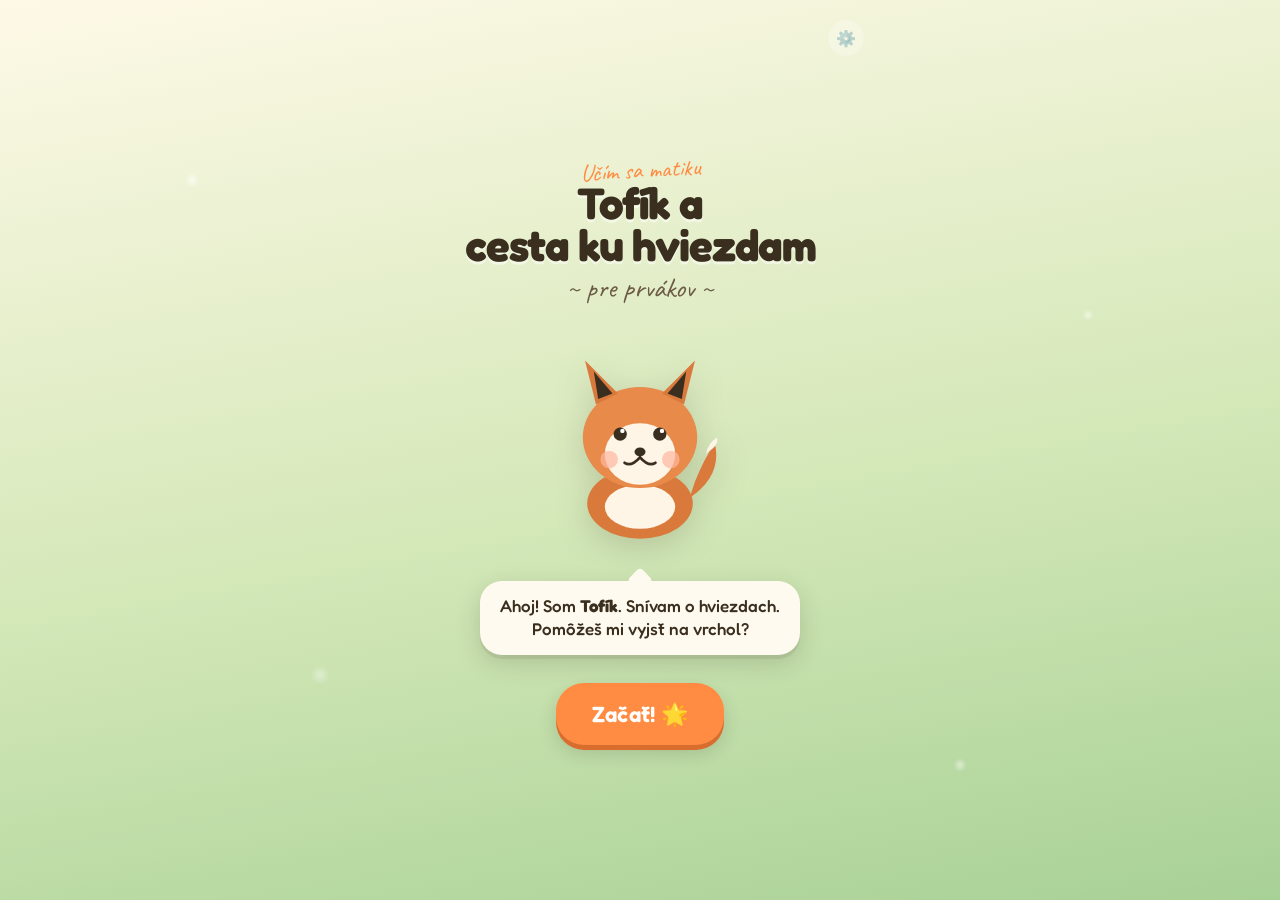
<file: tofik-matematika.html>
<!DOCTYPE html>
<html lang="sk">
<head>
<meta charset="UTF-8">
<meta name="viewport" content="width=device-width, initial-scale=1.0, maximum-scale=1.0, user-scalable=no, viewport-fit=cover">
<title>Tofík a cesta ku hviezdam</title>
<meta name="theme-color" content="#ff8c42">
<meta name="apple-mobile-web-app-capable" content="yes">
<meta name="apple-mobile-web-app-status-bar-style" content="default">
<meta name="apple-mobile-web-app-title" content="Tofík">
<meta name="mobile-web-app-capable" content="yes">
<link rel="manifest" href="manifest.json">
<link rel="apple-touch-icon" href="icon.svg">
<link rel="icon" type="image/svg+xml" href="icon.svg">
<link rel="preconnect" href="https://fonts.googleapis.com">
<link rel="preconnect" href="https://fonts.gstatic.com" crossorigin>
<link href="https://fonts.googleapis.com/css2?family=Fredoka:wght@400;500;600;700&family=Caveat:wght@700&display=swap" rel="stylesheet">
<style>
  *, *::before, *::after { box-sizing: border-box; margin: 0; padding: 0; }

  :root {
    --c-bg-top: #fef9e7;
    --c-bg-mid: #d4e8b8;
    --c-bg-bot: #a8d196;
    --c-ink: #3a2e1f;
    --c-ink-soft: #6b5a45;
    --c-accent: #ff8c42;
    --c-accent-2: #f25c54;
    --c-green: #5ca85c;
    --c-green-dk: #3d7a3d;
    --c-yellow: #f2c94c;
    --c-blue: #5fb7d4;
    --c-cream: #fffaf0;
    --c-shadow: rgba(58, 46, 31, 0.18);
    --c-shadow-soft: rgba(58, 46, 31, 0.08);
  }

  html, body {
    height: 100%;
    overflow: hidden;
  }

  body {
    font-family: 'Fredoka', system-ui, -apple-system, sans-serif;
    background: linear-gradient(170deg, var(--c-bg-top) 0%, var(--c-bg-mid) 55%, var(--c-bg-bot) 100%);
    color: var(--c-ink);
    user-select: none;
    -webkit-tap-highlight-color: transparent;
    touch-action: manipulation;
    overscroll-behavior: none;
    position: fixed;
    inset: 0;
  }

  /* Decorative background dots */
  body::before {
    content: '';
    position: fixed;
    inset: 0;
    background-image:
      radial-gradient(circle at 15% 20%, rgba(255,255,255,0.6) 0, transparent 8px),
      radial-gradient(circle at 85% 35%, rgba(255,255,255,0.5) 0, transparent 6px),
      radial-gradient(circle at 25% 75%, rgba(255,255,255,0.4) 0, transparent 10px),
      radial-gradient(circle at 75% 85%, rgba(255,255,255,0.5) 0, transparent 7px);
    pointer-events: none;
    z-index: 0;
  }

  .app {
    position: relative;
    max-width: 480px;
    height: 100vh;
    height: 100dvh;
    margin: 0 auto;
    z-index: 1;
  }

  .screen {
    position: absolute;
    inset: 0;
    padding: max(20px, env(safe-area-inset-top)) 20px max(20px, env(safe-area-inset-bottom));
    display: flex;
    flex-direction: column;
    opacity: 0;
    pointer-events: none;
    transform: translateY(8px);
    transition: opacity 0.35s ease, transform 0.35s ease;
  }
  .screen.active {
    opacity: 1;
    pointer-events: auto;
    transform: translateY(0);
  }

  /* ========== WELCOME ========== */
  .welcome { align-items: center; justify-content: center; gap: 28px; }

  /* ========== DIFFICULTY ========== */
  .difficulty { align-items: center; justify-content: center; gap: 24px; }
  .diff-cards {
    display: grid;
    grid-template-columns: 1fr 1fr;
    gap: 16px;
    width: 100%;
    max-width: 380px;
  }
  .diff-card {
    background: var(--c-cream);
    border: none;
    border-radius: 28px;
    padding: 24px 12px 20px;
    cursor: pointer;
    font-family: inherit;
    box-shadow: 0 6px 0 #e0d8c5, 0 10px 24px var(--c-shadow);
    transition: transform 0.12s ease, box-shadow 0.12s ease;
    display: flex;
    flex-direction: column;
    align-items: center;
    gap: 6px;
    color: var(--c-ink);
  }
  .diff-card:active {
    transform: translateY(3px);
    box-shadow: 0 3px 0 #e0d8c5, 0 6px 14px var(--c-shadow);
  }
  .diff-card.do10 .diff-num { color: var(--c-green); }
  .diff-card.do20 .diff-num { color: var(--c-accent); }
  .diff-num {
    font-size: 64px;
    font-weight: 700;
    line-height: 1;
    letter-spacing: -2px;
  }
  .diff-label {
    font-size: 18px;
    font-weight: 600;
    margin-top: 4px;
  }
  .diff-sub {
    font-size: 13px;
    color: var(--c-ink-soft);
    text-align: center;
    line-height: 1.3;
  }

  /* ========== CHARACTER ========== */
  .character { gap: 18px; align-items: center; justify-content: flex-start; padding-top: 32px; }
  .pet-grid {
    display: grid;
    grid-template-columns: repeat(3, 1fr);
    gap: 12px;
    width: 100%;
    max-width: 340px;
  }
  .pet-card {
    aspect-ratio: 1;
    background: var(--c-cream);
    border: none;
    border-radius: 22px;
    cursor: pointer;
    font-family: inherit;
    font-size: 56px;
    box-shadow: 0 4px 0 #e0d8c5, 0 6px 14px var(--c-shadow);
    transition: transform 0.12s ease, border-color 0.2s ease;
    border: 4px solid transparent;
    display: flex;
    align-items: center;
    justify-content: center;
  }
  .pet-card:active { transform: translateY(2px); }
  .pet-card.selected {
    border-color: var(--c-accent);
    background: #fff5ea;
    transform: scale(1.05);
  }
  .pet-card .fox-mini { width: 80%; height: 80%; }

  .name-input-wrap {
    width: 100%;
    max-width: 340px;
    display: flex;
    flex-direction: column;
    gap: 6px;
    margin-top: 8px;
  }
  .name-input-wrap label {
    font-size: 16px;
    font-weight: 500;
    color: var(--c-ink-soft);
    padding-left: 8px;
  }
  .name-input-wrap input {
    font-family: inherit;
    font-size: 22px;
    font-weight: 600;
    padding: 14px 20px;
    border-radius: 20px;
    border: 3px solid transparent;
    background: var(--c-cream);
    color: var(--c-ink);
    outline: none;
    box-shadow: inset 0 2px 4px var(--c-shadow-soft);
    text-align: center;
    transition: border-color 0.2s ease;
  }
  .name-input-wrap input:focus {
    border-color: var(--c-accent);
  }

  .title-stack { text-align: center; }
  .title-stack .super {
    font-family: 'Caveat', cursive;
    font-size: 24px;
    color: var(--c-accent);
    transform: rotate(-3deg);
    display: inline-block;
    margin-bottom: -8px;
  }
  .title-stack h1 {
    font-size: 44px;
    font-weight: 700;
    line-height: 0.95;
    letter-spacing: -1px;
    text-shadow: 0 3px 0 rgba(255,255,255,0.5);
  }
  .title-stack .sub {
    font-family: 'Caveat', cursive;
    font-size: 28px;
    color: var(--c-ink-soft);
    margin-top: 4px;
  }

  .fox-stage {
    position: relative;
    width: 220px;
    height: 220px;
    animation: bob 3s ease-in-out infinite;
  }
  @keyframes bob {
    0%, 100% { transform: translateY(0) rotate(-2deg); }
    50% { transform: translateY(-10px) rotate(2deg); }
  }

  .fox {
    width: 100%;
    height: 100%;
    filter: drop-shadow(0 8px 16px var(--c-shadow));
  }

  .speech {
    background: var(--c-cream);
    border-radius: 22px;
    padding: 14px 20px;
    font-size: 17px;
    font-weight: 500;
    box-shadow: 0 4px 0 var(--c-shadow-soft), 0 8px 24px var(--c-shadow);
    max-width: 320px;
    text-align: center;
    position: relative;
    line-height: 1.35;
  }
  .speech::after {
    content: '';
    position: absolute;
    top: -10px;
    left: 50%;
    transform: translateX(-50%) rotate(45deg);
    width: 18px;
    height: 18px;
    background: var(--c-cream);
    border-radius: 4px;
  }

  /* Big buttons */
  .btn {
    border: none;
    background: var(--c-accent);
    color: white;
    font-family: inherit;
    font-weight: 600;
    font-size: 22px;
    padding: 18px 36px;
    border-radius: 28px;
    box-shadow: 0 5px 0 #d96d2e, 0 8px 18px var(--c-shadow);
    cursor: pointer;
    transition: transform 0.1s ease, box-shadow 0.1s ease;
    letter-spacing: 0.3px;
  }
  .btn:active {
    transform: translateY(3px);
    box-shadow: 0 2px 0 #d96d2e, 0 4px 10px var(--c-shadow);
  }
  .btn.secondary {
    background: var(--c-cream);
    color: var(--c-ink);
    box-shadow: 0 5px 0 #e0d8c5, 0 8px 18px var(--c-shadow);
  }
  .btn.secondary:active {
    box-shadow: 0 2px 0 #e0d8c5, 0 4px 10px var(--c-shadow);
  }
  .btn.green {
    background: var(--c-green);
    box-shadow: 0 5px 0 var(--c-green-dk), 0 8px 18px var(--c-shadow);
  }
  .btn.green:active {
    box-shadow: 0 2px 0 var(--c-green-dk), 0 4px 10px var(--c-shadow);
  }

  /* ========== MAP ========== */
  .map { padding-top: 24px; }
  .map-header {
    display: flex;
    align-items: center;
    justify-content: space-between;
    margin-bottom: 12px;
  }
  .map-title {
    font-size: 22px;
    font-weight: 600;
  }
  .stars-total {
    background: var(--c-cream);
    padding: 6px 14px;
    border-radius: 20px;
    font-weight: 600;
    font-size: 16px;
    box-shadow: 0 2px 0 var(--c-shadow-soft);
    display: flex;
    align-items: center;
    gap: 4px;
  }
  .map-canvas {
    flex: 1;
    position: relative;
    margin: 8px -10px 0;
  }
  .path-svg {
    position: absolute;
    inset: 0;
    width: 100%;
    height: 100%;
  }
  .node {
    position: absolute;
    transform: translate(-50%, -50%);
    width: 78px;
    height: 78px;
    border-radius: 50%;
    background: var(--c-cream);
    display: flex;
    align-items: center;
    justify-content: center;
    flex-direction: column;
    box-shadow: 0 5px 0 var(--c-shadow-soft), 0 8px 16px var(--c-shadow);
    cursor: pointer;
    transition: transform 0.15s ease;
    border: 4px solid white;
  }
  .node:active { transform: translate(-50%, -50%) scale(0.95); }
  .node.locked {
    filter: grayscale(0.7) opacity(0.55);
    cursor: not-allowed;
    pointer-events: none;
  }
  .node.current {
    animation: pulse 1.6s ease-in-out infinite;
    background: var(--c-yellow);
  }
  @keyframes pulse {
    0%, 100% { transform: translate(-50%, -50%) scale(1); box-shadow: 0 5px 0 var(--c-shadow-soft), 0 8px 16px var(--c-shadow), 0 0 0 0 rgba(242,201,76,0.6); }
    50% { transform: translate(-50%, -50%) scale(1.05); box-shadow: 0 5px 0 var(--c-shadow-soft), 0 8px 16px var(--c-shadow), 0 0 0 16px rgba(242,201,76,0); }
  }
  .node.done {
    background: var(--c-green);
    color: white;
  }
  .node-icon { font-size: 28px; line-height: 1; }
  .node-num {
    font-size: 14px;
    font-weight: 600;
    margin-top: 2px;
    color: var(--c-ink-soft);
  }
  .node.done .node-num, .node.current .node-num { color: var(--c-ink); }
  .node.done .node-num { color: white; }
  .node-stars {
    position: absolute;
    bottom: -8px;
    left: 50%;
    transform: translateX(-50%);
    background: white;
    padding: 2px 8px;
    border-radius: 12px;
    font-size: 11px;
    font-weight: 600;
    box-shadow: 0 2px 6px var(--c-shadow);
    white-space: nowrap;
  }

  /* ========== LEVEL ========== */
  .level { gap: 16px; }
  .level-header {
    display: flex;
    align-items: center;
    gap: 12px;
  }
  .icon-btn {
    width: 44px;
    height: 44px;
    border-radius: 50%;
    background: var(--c-cream);
    border: none;
    font-size: 20px;
    cursor: pointer;
    box-shadow: 0 3px 0 var(--c-shadow-soft);
  }
  .icon-btn:active { transform: translateY(2px); box-shadow: 0 1px 0 var(--c-shadow-soft); }
  .progress-bar {
    flex: 1;
    height: 14px;
    background: rgba(255,255,255,0.5);
    border-radius: 10px;
    overflow: hidden;
    box-shadow: inset 0 2px 4px var(--c-shadow-soft);
  }
  .progress-fill {
    height: 100%;
    background: linear-gradient(90deg, var(--c-yellow), var(--c-accent));
    border-radius: 10px;
    transition: width 0.4s ease;
  }

  .question-card {
    background: var(--c-cream);
    border-radius: 28px;
    padding: 24px 20px;
    box-shadow: 0 6px 0 var(--c-shadow-soft), 0 12px 28px var(--c-shadow);
    text-align: center;
  }
  .question-prompt {
    font-size: 19px;
    font-weight: 500;
    color: var(--c-ink-soft);
    margin-bottom: 16px;
  }
  .question-visual {
    min-height: 110px;
    display: flex;
    align-items: center;
    justify-content: center;
    flex-wrap: wrap;
    gap: 8px;
    padding: 8px;
    font-size: 38px;
  }
  .visual-item {
    display: inline-block;
    animation: pop 0.4s cubic-bezier(0.34, 1.56, 0.64, 1) both;
  }
  @keyframes pop {
    0% { transform: scale(0); opacity: 0; }
    100% { transform: scale(1); opacity: 1; }
  }
  .visual-item.highlight {
    animation: pulse-hl 0.6s ease-in-out infinite;
  }
  @keyframes pulse-hl {
    0%, 100% { transform: scale(1); }
    50% { transform: scale(1.15); }
  }

  .equation {
    font-size: 52px;
    font-weight: 700;
    letter-spacing: 2px;
    color: var(--c-ink);
    margin: 12px 0 8px;
    line-height: 1;
  }
  .equation .op { color: var(--c-accent); margin: 0 4px; }
  .equation .blank {
    display: inline-block;
    min-width: 56px;
    border-bottom: 6px solid var(--c-accent);
    margin: 0 4px;
  }

  /* Animation: answer stamps into the blank when correct */
  .equation .blank.filled,
  .seq-cell.blank.filled,
  .rozklad-part.unknown .part-num.filled,
  .basket-label.hidden-q.filled {
    animation: answer-stamp 0.5s cubic-bezier(0.34, 1.56, 0.64, 1) both;
    color: var(--c-green-dk) !important;
    border-bottom-color: var(--c-green) !important;
  }
  .rozklad-part.unknown.filled-host {
    border-color: var(--c-green) !important;
    background: rgba(92,168,92,0.18) !important;
    animation: none;
  }
  .seq-cell.blank.filled {
    border-color: var(--c-green) !important;
    background: rgba(92,168,92,0.18);
  }
  .basket-label.hidden-q.filled {
    background: var(--c-green) !important;
    color: white !important;
  }
  @keyframes answer-stamp {
    0%   { transform: scale(2.4) rotate(-10deg); opacity: 0; }
    55%  { transform: scale(0.88) rotate(3deg); opacity: 1; }
    100% { transform: scale(1) rotate(0); opacity: 1; }
  }

  .compare-groups {
    display: grid;
    grid-template-columns: 1fr 1fr;
    gap: 12px;
    width: 100%;
  }
  .compare-group {
    border-radius: 18px;
    padding: 14px 8px;
    background: rgba(95,183,212,0.12);
    display: flex;
    align-items: center;
    justify-content: center;
    flex-wrap: wrap;
    gap: 4px;
    min-height: 90px;
    font-size: 26px;
    cursor: pointer;
    border: 3px solid transparent;
    transition: all 0.15s ease;
  }
  .compare-group:active { transform: scale(0.97); }
  .compare-group.right { background: rgba(255,140,66,0.12); }
  .compare-group.correct { border-color: var(--c-green); background: rgba(92,168,92,0.2); }
  .compare-group.wrong { border-color: var(--c-accent-2); background: rgba(242,92,84,0.15); animation: shake 0.4s; }

  .sequence-row {
    display: flex;
    align-items: center;
    justify-content: center;
    gap: 8px;
    flex-wrap: wrap;
    font-size: 36px;
    font-weight: 700;
  }
  .seq-cell {
    min-width: 52px;
    height: 64px;
    border-radius: 14px;
    background: rgba(95,183,212,0.15);
    display: flex;
    align-items: center;
    justify-content: center;
  }
  .seq-cell.blank {
    background: var(--c-yellow);
    color: var(--c-ink);
    border: 3px dashed var(--c-accent);
    animation: pulse-soft 1.5s ease-in-out infinite;
  }
  @keyframes pulse-soft {
    0%, 100% { transform: scale(1); }
    50% { transform: scale(1.06); }
  }

  /* Rozklad tree (number decomposition) */
  .rozklad-tree {
    display: flex;
    flex-direction: column;
    align-items: center;
    gap: 2px;
    padding: 4px 0;
  }
  .rozklad-top {
    width: 64px;
    height: 64px;
    border-radius: 50%;
    background: var(--c-yellow);
    display: flex;
    align-items: center;
    justify-content: center;
    font-size: 32px;
    font-weight: 700;
    color: var(--c-ink);
    box-shadow: 0 4px 0 var(--c-shadow-soft), 0 6px 14px var(--c-shadow);
    border: 4px solid white;
  }
  .rozklad-lines {
    width: 180px;
    height: 26px;
  }
  .rozklad-branches {
    display: flex;
    gap: 24px;
  }
  .rozklad-part {
    display: flex;
    flex-direction: column;
    align-items: center;
    gap: 4px;
    background: rgba(95,183,212,0.18);
    border-radius: 16px;
    padding: 8px 14px;
    min-width: 78px;
    border: 3px solid transparent;
  }
  .rozklad-part.unknown {
    background: rgba(255,140,66,0.18);
    border-color: var(--c-accent);
    border-style: dashed;
    animation: pulse-soft 1.5s ease-in-out infinite;
  }
  .part-num {
    font-size: 26px;
    font-weight: 700;
    line-height: 1;
    color: var(--c-ink);
  }
  .part-dots {
    font-size: 16px;
    line-height: 1.1;
    text-align: center;
    max-width: 90px;
  }

  /* Add/Sub 20 hint dots */
  .big-num-hint {
    display: flex;
    flex-wrap: wrap;
    justify-content: center;
    align-items: center;
    gap: 4px;
    margin-top: 10px;
    font-size: 17px;
    max-width: 100%;
    line-height: 1.3;
  }
  .big-num-hint .dot-group {
    display: inline-flex;
    flex-wrap: wrap;
    justify-content: center;
    padding: 3px 6px;
    background: rgba(255,255,255,0.55);
    border-radius: 10px;
    max-width: 130px;
  }
  .big-num-hint .dot-sep {
    font-weight: 700;
    font-size: 22px;
    color: var(--c-accent);
    margin: 0 6px;
  }
  .big-num-hint .dot-faded {
    opacity: 0.28;
    text-decoration: line-through;
    text-decoration-color: var(--c-accent-2);
    text-decoration-thickness: 2.5px;
  }

  /* ========== SCALE (tilt balance) ========== */
  .scale-wrap {
    width: 100%;
    max-width: 360px;
    margin: 0 auto;
  }
  .scale-instruction {
    font-size: 17px;
    font-weight: 500;
    color: var(--c-ink-soft);
    text-align: center;
    margin-bottom: 4px;
    min-height: 24px;
  }
  .scale-instruction.success { color: var(--c-green); font-weight: 600; }
  .scale-stage {
    position: relative;
    height: 220px;
    margin: 0 auto;
  }
  .scale-beam-wrap {
    position: absolute;
    inset: 0;
    transition: transform 0.15s ease-out;
    transform-origin: 50% 38%;
  }
  .scale-beam {
    position: absolute;
    left: 8%;
    right: 8%;
    top: 38%;
    height: 8px;
    background: #6b5a45;
    border-radius: 4px;
    box-shadow: 0 2px 0 var(--c-shadow);
  }
  .scale-stand {
    position: absolute;
    left: 50%;
    top: 38%;
    transform: translateX(-50%);
    width: 16px;
    height: 110px;
    background: linear-gradient(to right, #6b5a45 0%, #4a3e2c 50%, #6b5a45 100%);
    border-radius: 4px 4px 0 0;
  }
  .scale-base {
    position: absolute;
    left: 50%;
    bottom: 8%;
    transform: translateX(-50%);
    width: 80%;
    height: 14px;
    background: #4a3e2c;
    border-radius: 8px;
    box-shadow: 0 4px 0 var(--c-shadow);
  }
  .scale-pivot {
    position: absolute;
    left: 50%;
    top: 38%;
    transform: translate(-50%, -50%);
    width: 0;
    height: 0;
    border-left: 14px solid transparent;
    border-right: 14px solid transparent;
    border-bottom: 18px solid #4a3e2c;
  }
  .scale-pan {
    position: absolute;
    top: calc(38% + 14px);
    width: 100px;
    height: 60px;
    background: linear-gradient(to bottom, #d4b896 0%, #a88a5c 100%);
    border-radius: 0 0 50px 50px / 0 0 30px 30px;
    border-top: 4px solid #c4a574;
    display: flex;
    flex-wrap: wrap;
    align-items: flex-start;
    justify-content: center;
    padding: 6px 4px;
    gap: 2px;
    box-shadow: 0 4px 8px var(--c-shadow-soft);
  }
  .scale-pan.left  { left: 4%; transform: translateY(0); }
  .scale-pan.right { right: 4%; transform: translateY(0); }
  .scale-pan .item {
    font-size: 18px;
    line-height: 1;
  }
  .scale-pan .count-badge {
    position: absolute;
    bottom: -22px;
    left: 50%;
    transform: translateX(-50%);
    background: white;
    border-radius: 12px;
    padding: 2px 10px;
    font-weight: 700;
    font-size: 16px;
    color: var(--c-ink);
    box-shadow: 0 2px 4px var(--c-shadow);
  }
  .scale-pan-rope {
    position: absolute;
    left: 50%;
    top: -14px;
    transform: translateX(-50%);
    width: 2px;
    height: 14px;
    background: #6b5a45;
  }
  .scale-arrow {
    position: absolute;
    top: 8px;
    font-size: 28px;
    opacity: 0;
    transition: opacity 0.3s ease;
    pointer-events: none;
    animation: arrow-bounce 1.2s ease-in-out infinite;
  }
  .scale-arrow.show { opacity: 0.9; }
  .scale-arrow.left  { left: 24px; }
  .scale-arrow.right { right: 24px; }
  @keyframes arrow-bounce {
    0%, 100% { transform: translateX(0); }
    50% { transform: translateX(8px); }
  }
  .scale-arrow.left { animation-direction: reverse; }

  .scale-progress {
    height: 8px;
    background: rgba(255,255,255,0.6);
    border-radius: 6px;
    overflow: hidden;
    margin-top: 8px;
  }
  .scale-progress-fill {
    height: 100%;
    width: 0%;
    background: var(--c-green);
    border-radius: 6px;
    transition: width 0.1s linear;
  }

  /* Manual fallback buttons for scale (no sensors) */
  .scale-fallback {
    display: flex;
    justify-content: center;
    gap: 12px;
    margin-top: 16px;
  }
  .scale-fallback button {
    background: var(--c-cream);
    border: none;
    border-radius: 20px;
    padding: 14px 22px;
    font-family: inherit;
    font-size: 28px;
    font-weight: 700;
    cursor: pointer;
    box-shadow: 0 4px 0 #e0d8c5, 0 6px 14px var(--c-shadow);
  }
  .scale-fallback button:active {
    transform: translateY(2px);
    box-shadow: 0 2px 0 #e0d8c5, 0 3px 8px var(--c-shadow);
  }

  /* ========== BEAN SCATTER ========== */
  .bean-wrap {
    width: 100%;
    max-width: 360px;
    margin: 0 auto;
  }
  .bean-instruction {
    font-size: 17px;
    font-weight: 500;
    color: var(--c-ink-soft);
    text-align: center;
    margin-bottom: 6px;
    min-height: 24px;
  }
  .bean-stage {
    position: relative;
    height: 240px;
    background: linear-gradient(to bottom, rgba(255,255,255,0.3), rgba(212,232,184,0.2));
    border-radius: 18px;
    overflow: hidden;
    border: 2px dashed rgba(107,90,69,0.3);
  }
  .bean {
    position: absolute;
    width: 26px;
    height: 26px;
    border-radius: 50%;
    background: radial-gradient(circle at 35% 30%, #c8956a 0%, #8b5a2b 80%);
    box-shadow: 0 2px 3px rgba(0,0,0,0.25), inset 0 -3px 4px rgba(0,0,0,0.2);
    transform: translate(-50%, -50%);
    transition: none;
    will-change: transform;
  }
  .basket {
    position: absolute;
    bottom: 0;
    width: 45%;
    height: 70px;
    background: linear-gradient(to bottom, #d4a574 0%, #8b6a3a 100%);
    border-top: 4px solid #c4945c;
    border-radius: 0 0 16px 16px;
    overflow: hidden;
  }
  .basket.left  { left: 2%;  border-right: 3px solid rgba(0,0,0,0.15); }
  .basket.right { right: 2%; border-left: 3px solid rgba(0,0,0,0.15); }
  .basket-floor {
    position: absolute;
    bottom: 0;
    left: 0;
    right: 0;
    height: 8px;
    background: rgba(0,0,0,0.2);
  }
  .basket-label {
    position: absolute;
    top: 6px;
    left: 50%;
    transform: translateX(-50%);
    background: white;
    border-radius: 12px;
    padding: 3px 12px;
    font-weight: 700;
    font-size: 18px;
    color: var(--c-ink);
    box-shadow: 0 2px 4px var(--c-shadow);
    z-index: 5;
  }
  .basket-label.hidden-q {
    background: var(--c-yellow);
    color: var(--c-ink);
    font-size: 22px;
  }

  .bean-shake-btn {
    margin-top: 12px;
    display: flex;
    justify-content: center;
  }
  .shake-prompt {
    display: inline-flex;
    align-items: center;
    gap: 8px;
    background: var(--c-yellow);
    border: none;
    border-radius: 24px;
    padding: 12px 22px;
    font-family: inherit;
    font-size: 17px;
    font-weight: 600;
    color: var(--c-ink);
    cursor: pointer;
    box-shadow: 0 4px 0 #d4a017, 0 6px 14px var(--c-shadow);
  }
  .shake-prompt:active {
    transform: translateY(2px);
    box-shadow: 0 2px 0 #d4a017, 0 3px 8px var(--c-shadow);
  }
  .shake-icon {
    display: inline-block;
    animation: shake-icon 1.2s ease-in-out infinite;
  }
  @keyframes shake-icon {
    0%, 100% { transform: rotate(-10deg); }
    50% { transform: rotate(10deg); }
  }

  .answer-grid {
    display: grid;
    grid-template-columns: 1fr 1fr;
    gap: 12px;
    margin-top: 20px;
  }
  .answer-btn {
    background: var(--c-cream);
    border: none;
    border-radius: 22px;
    padding: 22px 12px;
    font-family: inherit;
    font-size: 32px;
    font-weight: 700;
    color: var(--c-ink);
    cursor: pointer;
    box-shadow: 0 5px 0 #e0d8c5, 0 6px 14px var(--c-shadow);
    transition: transform 0.1s ease, box-shadow 0.1s ease, background 0.2s ease;
    min-height: 80px;
  }
  .answer-btn:active {
    transform: translateY(3px);
    box-shadow: 0 2px 0 #e0d8c5, 0 3px 8px var(--c-shadow);
  }
  .answer-btn.correct {
    background: var(--c-green);
    color: white;
    box-shadow: 0 5px 0 var(--c-green-dk);
    animation: celebrate 0.5s ease-out;
  }
  .answer-btn.wrong {
    background: var(--c-accent-2);
    color: white;
    box-shadow: 0 5px 0 #c84840;
    animation: shake 0.4s ease-out;
  }
  @keyframes celebrate {
    0% { transform: scale(1); }
    50% { transform: scale(1.15) rotate(-3deg); }
    100% { transform: scale(1); }
  }
  @keyframes shake {
    0%, 100% { transform: translateX(0); }
    20%, 60% { transform: translateX(-6px); }
    40%, 80% { transform: translateX(6px); }
  }

  .level-fox {
    position: absolute;
    bottom: 24px;
    right: 20px;
    width: 90px;
    height: 90px;
    pointer-events: none;
    opacity: 0.85;
    animation: bob 3s ease-in-out infinite;
  }

  /* Floating feedback */
  .feedback {
    position: absolute;
    top: 40%;
    left: 50%;
    transform: translate(-50%, -50%) scale(0);
    font-family: 'Caveat', cursive;
    font-size: 64px;
    font-weight: 700;
    color: var(--c-accent);
    text-shadow: 0 4px 0 white, 0 6px 12px var(--c-shadow);
    pointer-events: none;
    z-index: 100;
  }
  .feedback.show {
    animation: feedback-pop 1s ease-out;
  }
  @keyframes feedback-pop {
    0% { transform: translate(-50%, -50%) scale(0) rotate(-15deg); opacity: 0; }
    30% { transform: translate(-50%, -50%) scale(1.2) rotate(5deg); opacity: 1; }
    60% { transform: translate(-50%, -50%) scale(1) rotate(-2deg); opacity: 1; }
    100% { transform: translate(-50%, -80%) scale(0.8) rotate(0); opacity: 0; }
  }

  /* Confetti */
  .confetti {
    position: absolute;
    top: -20px;
    width: 12px;
    height: 12px;
    border-radius: 2px;
    pointer-events: none;
    z-index: 50;
  }
  @keyframes fall {
    0% { transform: translateY(0) rotate(0deg); opacity: 1; }
    100% { transform: translateY(120vh) rotate(720deg); opacity: 0; }
  }

  /* ========== RESULT ========== */
  .result { align-items: center; justify-content: center; gap: 24px; }
  .result-title {
    font-size: 38px;
    font-weight: 700;
    text-align: center;
    text-shadow: 0 3px 0 rgba(255,255,255,0.5);
  }
  .stars-display {
    display: flex;
    gap: 12px;
    margin: 12px 0;
  }
  .star-big {
    width: 64px;
    height: 64px;
    opacity: 0;
    transform: scale(0) rotate(-180deg);
  }
  .star-big.show {
    animation: star-pop 0.6s cubic-bezier(0.34, 1.56, 0.64, 1) forwards;
  }
  .star-big.dim svg { filter: grayscale(1) opacity(0.4); }
  @keyframes star-pop {
    0% { transform: scale(0) rotate(-180deg); opacity: 0; }
    100% { transform: scale(1) rotate(0deg); opacity: 1; }
  }

  /* ========== WIN ========== */
  .win { align-items: center; justify-content: center; gap: 20px; text-align: center; }
  .win-title {
    font-size: 36px;
    font-weight: 700;
    line-height: 1.1;
  }
  .win-trophy {
    font-size: 100px;
    animation: trophy-bounce 1.5s ease-in-out infinite;
  }
  @keyframes trophy-bounce {
    0%, 100% { transform: translateY(0) scale(1); }
    50% { transform: translateY(-12px) scale(1.05); }
  }

  /* Hidden by default helper */
  .hidden { display: none !important; }

  /* ========== PARENT STATS ========== */
  .parent { gap: 0; padding-bottom: 0; }
  .parent-header {
    display: flex;
    align-items: center;
    gap: 12px;
    padding-bottom: 14px;
    border-bottom: 2px solid rgba(255,255,255,0.5);
    margin-bottom: 14px;
  }
  .parent-title {
    flex: 1;
    font-size: 22px;
    font-weight: 600;
  }
  .parent-content {
    flex: 1;
    overflow-y: auto;
    padding-bottom: 24px;
    -webkit-overflow-scrolling: touch;
  }
  .stat-row {
    display: grid;
    grid-template-columns: 1fr 1fr;
    gap: 10px;
    margin-bottom: 10px;
  }
  .stat-card {
    background: var(--c-cream);
    border-radius: 18px;
    padding: 14px 12px;
    text-align: center;
    box-shadow: 0 3px 0 #e0d8c5;
  }
  .stat-num {
    font-size: 28px;
    font-weight: 700;
    color: var(--c-ink);
    line-height: 1.1;
  }
  .stat-num.green { color: var(--c-green-dk); }
  .stat-num.orange { color: var(--c-accent); }
  .stat-label {
    font-size: 12px;
    color: var(--c-ink-soft);
    margin-top: 4px;
    line-height: 1.2;
  }
  .parent-h3 {
    font-size: 17px;
    font-weight: 600;
    margin: 18px 0 8px;
    padding-left: 4px;
    color: var(--c-ink);
  }
  .skill-row {
    background: var(--c-cream);
    border-radius: 14px;
    padding: 10px 14px;
    margin-bottom: 6px;
    display: flex;
    align-items: center;
    gap: 10px;
    box-shadow: 0 2px 0 #e0d8c5;
  }
  .skill-icon {
    font-size: 22px;
    width: 32px;
    text-align: center;
  }
  .skill-info {
    flex: 1;
    min-width: 0;
  }
  .skill-name {
    font-size: 14px;
    font-weight: 600;
    color: var(--c-ink);
  }
  .skill-meta {
    font-size: 11px;
    color: var(--c-ink-soft);
    margin-top: 2px;
  }
  .skill-acc {
    font-size: 18px;
    font-weight: 700;
    min-width: 52px;
    text-align: right;
  }
  .skill-acc.good { color: var(--c-green-dk); }
  .skill-acc.mid { color: var(--c-accent); }
  .skill-acc.low { color: var(--c-accent-2); }
  .skill-bar {
    width: 100%;
    height: 4px;
    background: rgba(0,0,0,0.08);
    border-radius: 2px;
    margin-top: 4px;
    overflow: hidden;
  }
  .skill-bar-fill {
    height: 100%;
    border-radius: 2px;
  }
  .mistake-item {
    background: var(--c-cream);
    border-radius: 12px;
    padding: 8px 12px;
    margin-bottom: 5px;
    display: flex;
    justify-content: space-between;
    align-items: center;
    gap: 8px;
    font-size: 14px;
    box-shadow: 0 2px 0 #e0d8c5;
  }
  .mistake-problem {
    font-family: 'Fredoka', monospace;
    font-weight: 600;
    color: var(--c-ink);
  }
  .mistake-given {
    color: var(--c-accent-2);
    font-weight: 600;
  }
  .mistake-given::before { content: '↯ '; opacity: 0.6; }
  .mistake-correct {
    color: var(--c-green-dk);
    font-weight: 600;
  }
  .mistake-correct::before { content: '✓ '; opacity: 0.7; }
  .mistake-time {
    font-size: 11px;
    color: var(--c-ink-soft);
    white-space: nowrap;
  }
  .parent-empty {
    text-align: center;
    color: var(--c-ink-soft);
    font-size: 14px;
    padding: 24px 16px;
    background: rgba(255,255,255,0.4);
    border-radius: 14px;
    font-style: italic;
  }
  .parent-actions {
    display: flex;
    gap: 10px;
    margin-top: 18px;
  }
  .parent-actions button {
    flex: 1;
    border: none;
    border-radius: 16px;
    padding: 12px 14px;
    font-family: inherit;
    font-size: 14px;
    font-weight: 600;
    cursor: pointer;
  }
  .btn-danger {
    background: rgba(242,92,84,0.15);
    color: var(--c-accent-2);
  }
  .btn-danger:active { background: rgba(242,92,84,0.25); }

  /* Tiny parent gear icon on welcome screen */
  .parent-gear {
    position: absolute;
    top: calc(max(16px, env(safe-area-inset-top)) + 4px);
    right: 16px;
    width: 36px;
    height: 36px;
    border-radius: 50%;
    background: rgba(255,255,255,0.5);
    border: none;
    cursor: pointer;
    font-size: 16px;
    opacity: 0.5;
    z-index: 5;
  }
  .parent-gear:active { opacity: 0.8; }
</style>
</head>
<body>
<div class="app">

  <!-- ========== WELCOME ========== -->
  <div class="screen welcome active" id="screen-welcome">
    <button class="parent-gear" onclick="openParent()" aria-label="Pre rodiča" title="Pre rodiča">⚙️</button>
    <div class="title-stack">
      <span class="super">Učím sa matiku</span>
      <h1 id="welcome-title">Tofík a<br>cesta ku hviezdam</h1>
      <div class="sub">~ pre prvákov ~</div>
    </div>
    <div class="fox-stage" id="welcome-pet"></div>
    <div class="speech" id="welcome-speech">Ahoj! Som <b>Tofík</b>. Snívam o hviezdach. Pomôžeš mi vyjsť na vrchol?</div>
    <button class="btn" id="start-btn" onclick="onStartClick()">Začať! 🌟</button>
  </div>

  <!-- ========== DIFFICULTY ========== -->
  <div class="screen difficulty" id="screen-difficulty">
    <div class="title-stack">
      <span class="super">Vyber si</span>
      <h1>Akú silnú<br>matematiku?</h1>
    </div>
    <div class="diff-cards">
      <button class="diff-card do10" onclick="selectMode('do10')">
        <div class="diff-num">10</div>
        <div class="diff-label">Do desiatich</div>
        <div class="diff-sub">6 úrovní<br>začiatok 1. ročníka</div>
      </button>
      <button class="diff-card do20" onclick="selectMode('do20')">
        <div class="diff-num">20</div>
        <div class="diff-label">Do dvadsiatich</div>
        <div class="diff-sub">7 úrovní<br>celý 1. ročník</div>
      </button>
    </div>
    <button class="btn secondary" onclick="showScreen('welcome')" style="font-size:16px; padding:12px 24px;">← Späť</button>
  </div>

  <!-- ========== CHARACTER ========== -->
  <div class="screen character" id="screen-character">
    <div class="title-stack">
      <span class="super">Vyber si</span>
      <h1>Kamaráta</h1>
    </div>
    <div class="pet-grid" id="pet-grid"></div>
    <div class="name-input-wrap">
      <label for="pet-name-input">Ako sa volá?</label>
      <input id="pet-name-input" type="text" maxlength="16" placeholder="Tofík" autocomplete="off" spellcheck="false">
    </div>
    <div style="display:flex; gap:12px; align-items:center; margin-top:8px;">
      <button class="btn secondary" onclick="showScreen('difficulty')" style="font-size:16px; padding:12px 22px;">←</button>
      <button class="btn green" onclick="confirmPet()">Ideme! ✓</button>
    </div>
  </div>

  <!-- ========== MAP ========== -->
  <div class="screen map" id="screen-map">
    <div class="map-header">
      <div class="map-title">Cesta ku hviezdam</div>
      <div class="stars-total">⭐ <span id="total-stars">0</span></div>
    </div>
    <div class="map-canvas" id="map-canvas">
      <svg class="path-svg" viewBox="0 0 100 100" preserveAspectRatio="none">
        <path d="M 20 92 Q 90 86 72 80 Q 5 74 24 67 Q 95 60 72 54 Q 5 47 24 41 Q 95 35 72 28 Q 5 22 32 12"
              stroke="#fff5e6" stroke-width="3" stroke-dasharray="3 3"
              fill="none" stroke-linecap="round" opacity="0.9"/>
      </svg>
      <!-- Nodes positioned by JS -->
    </div>
    <button class="btn green" id="map-continue-btn" onclick="continueToCurrentLevel()" style="align-self:center; margin-top:8px;">Pokračovať →</button>
  </div>

  <!-- ========== LEVEL ========== -->
  <div class="screen level" id="screen-level">
    <div class="level-header">
      <button class="icon-btn" onclick="goMap()">←</button>
      <div class="progress-bar"><div class="progress-fill" id="progress-fill" style="width:0%"></div></div>
    </div>
    <div class="question-card">
      <div class="question-prompt" id="q-prompt">Koľko je jabĺčok?</div>
      <div class="question-visual" id="q-visual"></div>
    </div>
    <div class="answer-grid" id="answer-grid"></div>
    <div class="feedback" id="feedback"></div>
  </div>

  <!-- ========== RESULT ========== -->
  <div class="screen result" id="screen-result">
    <div class="fox-stage" id="result-pet" style="width:160px; height:160px;"></div>
    <div class="result-title" id="result-title">Super!</div>
    <div class="stars-display" id="stars-display">
      <div class="star-big" data-i="0">
        <svg viewBox="0 0 24 24" fill="#f2c94c"><path d="M12 2 L15 9 L22 10 L17 15 L18 22 L12 18 L6 22 L7 15 L2 10 L9 9 Z" stroke="#d4a017" stroke-width="0.8"/></svg>
      </div>
      <div class="star-big" data-i="1">
        <svg viewBox="0 0 24 24" fill="#f2c94c"><path d="M12 2 L15 9 L22 10 L17 15 L18 22 L12 18 L6 22 L7 15 L2 10 L9 9 Z" stroke="#d4a017" stroke-width="0.8"/></svg>
      </div>
      <div class="star-big" data-i="2">
        <svg viewBox="0 0 24 24" fill="#f2c94c"><path d="M12 2 L15 9 L22 10 L17 15 L18 22 L12 18 L6 22 L7 15 L2 10 L9 9 Z" stroke="#d4a017" stroke-width="0.8"/></svg>
      </div>
    </div>
    <div class="speech" id="result-speech">Skvelá práca!</div>
    <button class="btn green" onclick="goMap()">Ďalej →</button>
  </div>

  <!-- ========== WIN ========== -->
  <div class="screen win" id="screen-win">
    <div class="win-trophy">🌟</div>
    <div class="win-title">Vyhral si!<br><span style="font-family:'Caveat',cursive; font-size:32px; color:var(--c-accent);">Dosiahli ste hviezdy!</span></div>
    <div class="stars-total" style="font-size:24px; padding:10px 20px;">⭐ <span id="final-stars">0</span> z <span id="final-stars-max">21</span></div>
    <div class="speech">Ďakujem ti, kamarát! Zahráme si znova?</div>
    <button class="btn" onclick="restartGame()">Hrať znova 🔄</button>
  </div>

  <!-- ========== PARENT STATS ========== -->
  <div class="screen parent" id="screen-parent">
    <div class="parent-header">
      <button class="icon-btn" onclick="closeParent()">←</button>
      <div class="parent-title">Pre rodiča</div>
      <div style="width:44px;"></div>
    </div>
    <div class="parent-content" id="parent-content">
      <!-- Filled by renderParentStats() -->
    </div>
  </div>

</div>

<script>
// ========== GAME STATE ==========
const state = {
  current: 'welcome',
  levelIdx: 0,
  questionIdx: 0,
  mistakesInLevel: 0,
  totalStars: 0,
  pet: { species: 'fox', name: 'Tofík' },
  mode: null, // 'do10' | 'do20' — null until chosen
  levels: [
    { id: 0, name: 'Lúka',     icon: '🌼', x: 20, y: 92, type: 'count',    done: false, stars: 0 },
    { id: 1, name: 'Sad',      icon: '🍎', x: 72, y: 80, type: 'add5',     done: false, stars: 0 },
    { id: 2, name: 'Vodopád',  icon: '💧', x: 24, y: 67, type: 'rozklad',  done: false, stars: 0 },
    { id: 3, name: 'Jazierko', icon: '🐟', x: 72, y: 54, type: 'compare',  done: false, stars: 0 },
    { id: 4, name: 'Jaskyňa',  icon: '🐻', x: 24, y: 41, type: 'add10',    done: false, stars: 0 },
    { id: 5, name: 'Vrchol',   icon: '⛰️', x: 72, y: 28, type: 'sequence', done: false, stars: 0 },
    { id: 6, name: 'Hviezdy',  icon: '🌟', x: 32, y: 12, type: 'addsub20', done: false, stars: 0 },
  ],
  currentQuestions: [],
};

const QUESTIONS_PER_LEVEL = 4;

// ========== PETS ==========
const PETS = [
  { id: 'fox',      emoji: '🦊', defaultName: 'Tofík',  useSvg: true  },
  { id: 'bear',     emoji: '🐻', defaultName: 'Maco',   useSvg: false },
  { id: 'rabbit',   emoji: '🐰', defaultName: 'Hopko',  useSvg: false },
  { id: 'owl',      emoji: '🦉', defaultName: 'Sovka',  useSvg: false },
  { id: 'hedgehog', emoji: '🦔', defaultName: 'Ferko',  useSvg: false },
  { id: 'cat',      emoji: '🐱', defaultName: 'Mica',   useSvg: false },
];

function getPet(id) { return PETS.find(p => p.id === id) || PETS[0]; }

// ========== STATISTICS ==========
const stats = {
  attempts: [],          // capped at 200 most recent
  perType: {},           // { type: { count, correct, totalTimeMs, mistakes } }
  daysActive: [],        // array of YYYY-MM-DD strings
  startedAt: Date.now(),
};
const STATS_KEY = 'tofik-stats-v1';
const STATS_CAP = 200;

const SKILL_INFO = {
  count:    { icon: '🌼', name: 'Počítanie' },
  add5:     { icon: '🍎', name: 'Sčítanie do 5' },
  rozklad:  { icon: '💧', name: 'Rozklad čísel' },
  compare:  { icon: '🐟', name: 'Porovnávanie' },
  add10:    { icon: '🐻', name: 'Sčítanie do 10' },
  sequence: { icon: '⛰️', name: 'Postupnosti' },
  addsub20: { icon: '🌟', name: '+ a − do 20' },
};

// Live tracking of current question
let currentAttempt = null;

function todayKey() {
  const d = new Date();
  return d.getFullYear() + '-' + String(d.getMonth()+1).padStart(2,'0') + '-' + String(d.getDate()).padStart(2,'0');
}

function questionLabel(q) {
  switch (q.type) {
    case 'count':    return `Spočítaj ${q.answer}`;
    case 'add5':
    case 'add10': {
      const slot = q.slot || 'result';
      if (slot === 'result') return `${q.a} + ${q.b} = ?`;
      if (slot === 'a')      return `? + ${q.b} = ${q.sum}`;
      return `${q.a} + ? = ${q.sum}`;
    }
    case 'addsub20': {
      const slot = q.slot || 'result';
      if (slot === 'result') return `${q.a} ${q.op} ${q.b} = ?`;
      if (slot === 'a')      return `? ${q.op} ${q.b} = ${q.sum}`;
      return `${q.a} ${q.op} ? = ${q.sum}`;
    }
    case 'compare':  return `${q.a} ⚖ ${q.b}`;
    case 'rozklad':  return `${q.part} + ? = ${q.total}`;
    case 'sequence': return q.seq.map((n, i) => i === q.pos ? '?' : n).join(', ');
  }
  return q.type;
}

function startAttempt(q) {
  currentAttempt = {
    type: q.type,
    variant: q.variant || null,
    label: questionLabel(q),
    correct: q.type === 'compare' ? (q.answer === 'L' ? `vľavo (${q.a})` : `vpravo (${q.b})`) : String(q.answer),
    given: [],
    mistakes: 0,
    startedAt: Date.now(),
  };
}

function recordWrongInAttempt(given) {
  if (!currentAttempt) return;
  currentAttempt.mistakes++;
  currentAttempt.given.push(String(given));
}

function finalizeAttempt(givenCorrect) {
  if (!currentAttempt) return;
  const timeMs = Date.now() - currentAttempt.startedAt;
  const a = currentAttempt;
  a.timeMs = timeMs;
  a.ts = Date.now();
  if (givenCorrect !== undefined) a.given.push(String(givenCorrect));

  // Push & cap
  stats.attempts.push(a);
  if (stats.attempts.length > STATS_CAP) stats.attempts.shift();

  // Aggregate per type
  const t = stats.perType[a.type] || { count: 0, correct: 0, totalTimeMs: 0, mistakes: 0 };
  t.count++;
  t.correct++;
  t.totalTimeMs += timeMs;
  t.mistakes += a.mistakes;
  stats.perType[a.type] = t;

  // Days active
  const day = todayKey();
  if (!stats.daysActive.includes(day)) stats.daysActive.push(day);
  // Keep daysActive bounded
  if (stats.daysActive.length > 365) stats.daysActive = stats.daysActive.slice(-365);

  currentAttempt = null;
  saveStats();
}

function saveStats() {
  try { localStorage.setItem(STATS_KEY, JSON.stringify(stats)); } catch (e) {}
}

function loadStats() {
  try {
    const raw = localStorage.getItem(STATS_KEY);
    if (!raw) return;
    const data = JSON.parse(raw);
    if (Array.isArray(data.attempts)) stats.attempts = data.attempts.slice(-STATS_CAP);
    if (data.perType && typeof data.perType === 'object') stats.perType = data.perType;
    if (Array.isArray(data.daysActive)) stats.daysActive = data.daysActive;
  } catch (e) {}
}

function clearStats() {
  stats.attempts = [];
  stats.perType = {};
  stats.daysActive = [];
  try { localStorage.removeItem(STATS_KEY); } catch (e) {}
}

function totalQuestionsAnswered() {
  return stats.attempts.length > STATS_CAP - 1
    ? Object.values(stats.perType).reduce((s, t) => s + t.count, 0)
    : Object.values(stats.perType).reduce((s, t) => s + t.count, 0);
}

function totalTimeMs() {
  return Object.values(stats.perType).reduce((s, t) => s + t.totalTimeMs, 0);
}

function totalMistakes() {
  return Object.values(stats.perType).reduce((s, t) => s + t.mistakes, 0);
}

function overallAccuracy() {
  const total = totalQuestionsAnswered();
  if (total === 0) return null;
  const m = totalMistakes();
  // Accuracy = correct first-try / total
  const firstTryCorrect = total - stats.attempts.filter(a => a.mistakes > 0).length
    - (Math.max(0, m - stats.attempts.reduce((s,a) => s + a.mistakes, 0))); // safety
  // Simpler formula: 1 - (mistakes / (total + mistakes))
  return 1 - (m / Math.max(1, total + m));
}

function streakDays() {
  if (!stats.daysActive.length) return 0;
  const set = new Set(stats.daysActive);
  let streak = 0;
  const d = new Date();
  while (true) {
    const k = d.getFullYear() + '-' + String(d.getMonth()+1).padStart(2,'0') + '-' + String(d.getDate()).padStart(2,'0');
    if (set.has(k)) {
      streak++;
      d.setDate(d.getDate() - 1);
    } else {
      // allow today to be missing only if streak >0
      if (streak === 0) {
        d.setDate(d.getDate() - 1);
        const k2 = d.getFullYear() + '-' + String(d.getMonth()+1).padStart(2,'0') + '-' + String(d.getDate()).padStart(2,'0');
        if (set.has(k2)) { streak = 1; d.setDate(d.getDate() - 1); continue; }
      }
      break;
    }
  }
  return streak;
}

function formatDuration(ms) {
  const s = Math.round(ms / 1000);
  if (s < 60) return s + ' s';
  const m = Math.floor(s / 60);
  const rs = s % 60;
  if (m < 60) return rs ? `${m} m ${rs} s` : `${m} min`;
  const h = Math.floor(m / 60);
  return `${h} h ${m % 60} min`;
}

function formatRelative(ts) {
  const diff = Date.now() - ts;
  if (diff < 60000) return 'pred chvíľou';
  if (diff < 3600000) return Math.floor(diff/60000) + ' min';
  if (diff < 86400000) return Math.floor(diff/3600000) + ' h';
  const d = Math.floor(diff / 86400000);
  if (d === 1) return 'včera';
  return d + ' dní';
}

// Returns the fox SVG markup
function foxSvg() {
  return `<svg class="fox" viewBox="0 0 200 200" xmlns="http://www.w3.org/2000/svg">
    <ellipse cx="100" cy="155" rx="48" ry="32" fill="#d97a3c"/>
    <ellipse cx="100" cy="158" rx="32" ry="20" fill="#fff5e6"/>
    <path d="M 145 150 Q 175 130 168 100 Q 158 115 150 135 Z" fill="#d97a3c"/>
    <path d="M 162 108 Q 172 102 170 95 Q 162 100 160 110 Z" fill="#fff5e6"/>
    <ellipse cx="100" cy="95" rx="52" ry="46" fill="#e88a4a"/>
    <path d="M 60 65 L 50 25 L 80 55 Z" fill="#d97a3c"/>
    <path d="M 140 65 L 150 25 L 120 55 Z" fill="#d97a3c"/>
    <path d="M 62 60 L 58 35 L 75 55 Z" fill="#3a2e1f"/>
    <path d="M 138 60 L 142 35 L 125 55 Z" fill="#3a2e1f"/>
    <ellipse cx="100" cy="110" rx="32" ry="28" fill="#fff5e6"/>
    <circle cx="72" cy="115" r="8" fill="#ffb8a0" opacity="0.7"/>
    <circle cx="128" cy="115" r="8" fill="#ffb8a0" opacity="0.7"/>
    <circle cx="82" cy="92" r="6" fill="#3a2e1f"/>
    <circle cx="118" cy="92" r="6" fill="#3a2e1f"/>
    <circle cx="84" cy="89" r="2" fill="white"/>
    <circle cx="120" cy="89" r="2" fill="white"/>
    <ellipse cx="100" cy="108" rx="5" ry="4" fill="#3a2e1f"/>
    <path d="M 100 113 Q 92 122 86 118" stroke="#3a2e1f" stroke-width="2.5" fill="none" stroke-linecap="round"/>
    <path d="M 100 113 Q 108 122 114 118" stroke="#3a2e1f" stroke-width="2.5" fill="none" stroke-linecap="round"/>
  </svg>`;
}

function petMarkup(species) {
  const pet = getPet(species);
  if (pet.useSvg) return foxSvg();
  return `<div style="display:flex;align-items:center;justify-content:center;width:100%;height:100%;font-size:140px;line-height:1;filter:drop-shadow(0 6px 10px rgba(0,0,0,0.15));">${pet.emoji}</div>`;
}

function applyPet() {
  const w = document.getElementById('welcome-pet');
  const r = document.getElementById('result-pet');
  if (w) w.innerHTML = petMarkup(state.pet.species);
  if (r) r.innerHTML = petMarkup(state.pet.species);
  // Title and speech use pet name (gender-neutral phrasing to work for all pets)
  const title = document.getElementById('welcome-title');
  if (title) title.innerHTML = `${state.pet.name} a<br>cesta ku hviezdam`;
  const speech = document.getElementById('welcome-speech');
  if (speech) speech.innerHTML = `Ahoj! Som <b>${state.pet.name}</b>. Snívam o hviezdach. Pomôžeš mi vyjsť na vrchol?`;
  document.title = `${state.pet.name} a cesta ku hviezdam`;
}

// ========== PERSISTENCE ==========
const SAVE_KEY = 'tofik-game-v1';

function saveState() {
  const data = {
    version: 1,
    pet: state.pet,
    mode: state.mode,
    totalStars: state.totalStars,
    levels: state.levels.map(l => ({ id: l.id, done: l.done, stars: l.stars })),
  };
  try {
    localStorage.setItem(SAVE_KEY, JSON.stringify(data));
  } catch (e) {
    // Storage not available (sandboxed preview, private mode) — game continues in memory
  }
}

function loadState() {
  try {
    const raw = localStorage.getItem(SAVE_KEY);
    if (!raw) return false;
    const data = JSON.parse(raw);
    if (!data || data.version !== 1) return false;
    if (data.pet && typeof data.pet.species === 'string' && typeof data.pet.name === 'string') {
      state.pet = data.pet;
    }
    if (data.mode === 'do10' || data.mode === 'do20') state.mode = data.mode;
    if (typeof data.totalStars === 'number') state.totalStars = data.totalStars;
    if (Array.isArray(data.levels)) {
      data.levels.forEach((saved, i) => {
        if (state.levels[i]) {
          state.levels[i].done = !!saved.done;
          state.levels[i].stars = saved.stars || 0;
        }
      });
    }
    return true;
  } catch (e) {
    return false;
  }
}

function clearSavedState() {
  try { localStorage.removeItem(SAVE_KEY); } catch (e) {}
}

// Number of active levels in current mode
function activeLevelCount() {
  return state.mode === 'do10' ? 6 : 7;
}
function activeLevels() {
  return state.levels.slice(0, activeLevelCount());
}
function maxStars() {
  return activeLevelCount() * 3;
}

// ========== SCREEN NAVIGATION ==========
function showScreen(name) {
  document.querySelectorAll('.screen').forEach(s => s.classList.remove('active'));
  document.getElementById('screen-' + name).classList.add('active');
  state.current = name;
}

// Called from the Start button — branches based on whether user is new or returning
function onStartClick() {
  if (!state.mode) {
    // First time → choose difficulty
    showScreen('difficulty');
  } else {
    // Returning → go straight to map
    showScreen('map');
    renderMap();
  }
}

function selectMode(mode) {
  state.mode = mode;
  // If do10, ensure the unused 7th level is reset & not "done" from a previous do20 session
  if (mode === 'do10' && state.levels[6]) {
    state.levels[6].done = false;
    state.levels[6].stars = 0;
  }
  saveState();
  // Go to character selection
  renderPetGrid();
  showScreen('character');
}

function renderPetGrid() {
  const grid = document.getElementById('pet-grid');
  grid.innerHTML = '';
  PETS.forEach(pet => {
    const card = document.createElement('button');
    card.className = 'pet-card' + (pet.id === state.pet.species ? ' selected' : '');
    card.dataset.id = pet.id;
    if (pet.useSvg) {
      card.innerHTML = `<div class="fox-mini">${foxSvg()}</div>`;
    } else {
      card.textContent = pet.emoji;
    }
    card.addEventListener('click', () => selectPet(pet.id));
    grid.appendChild(card);
  });
  // Pre-fill name input with current pet's default if name still matches a default
  const input = document.getElementById('pet-name-input');
  if (input) {
    input.value = state.pet.name || getPet(state.pet.species).defaultName;
    input.placeholder = getPet(state.pet.species).defaultName;
  }
}

function selectPet(id) {
  state.pet.species = id;
  // Update name to new default IF current name matches any default (so kid sees the new default)
  const allDefaults = PETS.map(p => p.defaultName);
  if (!state.pet.name || allDefaults.includes(state.pet.name)) {
    state.pet.name = getPet(id).defaultName;
  }
  renderPetGrid();
}

function confirmPet() {
  const input = document.getElementById('pet-name-input');
  let name = (input && input.value || '').trim();
  if (!name) name = getPet(state.pet.species).defaultName;
  state.pet.name = name.slice(0, 16);
  saveState();
  applyPet();
  showScreen('map');
  renderMap();
}

function startGame() { showScreen('map'); renderMap(); }
function goWelcome() { showScreen('welcome'); }
function goMap() { stopAllSensors(); showScreen('map'); renderMap(); checkWin(); }

// Jump straight into the next undone level (primary action from the map)
function continueToCurrentLevel() {
  const firstUndoneIdx = activeLevels().findIndex(l => !l.done);
  if (firstUndoneIdx >= 0) {
    startLevel(firstUndoneIdx);
  }
  // If all done, checkWin() in goMap() already handles the win screen
}

// ========== PARENT SCREEN ==========
let parentReturnTo = 'welcome';

function openParent() {
  parentReturnTo = state.current;
  stopAllSensors();
  renderParentStats();
  showScreen('parent');
}

function closeParent() {
  showScreen(parentReturnTo);
  if (parentReturnTo === 'map') renderMap();
}

function renderParentStats() {
  const root = document.getElementById('parent-content');
  const total = totalQuestionsAnswered();

  if (total === 0) {
    root.innerHTML = `
      <div class="parent-empty">
        Zatiaľ tu nie sú žiadne údaje.<br>
        Štatistiky sa začnú zbierať, keď dieťa odpovie na prvé otázky.
      </div>
      <div class="parent-actions">
        <button class="btn-danger" onclick="confirmRestart()">↺ Začať hru odznova</button>
      </div>
    `;
    return;
  }

  const acc = overallAccuracy();
  const time = totalTimeMs();
  const avgTime = time / total;
  const streak = streakDays();
  const mistakes = totalMistakes();

  // Per-skill aggregates with accuracy + average time
  const skills = Object.keys(stats.perType).map(type => {
    const t = stats.perType[type];
    const acc = 1 - (t.mistakes / Math.max(1, t.count + t.mistakes));
    const avgMs = t.totalTimeMs / t.count;
    return { type, ...t, accuracy: acc, avgMs };
  }).sort((a, b) => a.accuracy - b.accuracy); // worst first → "needs practice" at top

  // Recent mistakes (last 10 with mistakes > 0)
  const wrongAttempts = stats.attempts
    .filter(a => a.mistakes > 0)
    .slice(-10)
    .reverse();

  root.innerHTML = `
    <div class="stat-row">
      <div class="stat-card">
        <div class="stat-num">${total}</div>
        <div class="stat-label">otázok celkovo</div>
      </div>
      <div class="stat-card">
        <div class="stat-num ${acc >= 0.85 ? 'green' : (acc >= 0.65 ? 'orange' : '')}">${Math.round(acc * 100)}%</div>
        <div class="stat-label">úspešnosť na prvý pokus</div>
      </div>
    </div>
    <div class="stat-row">
      <div class="stat-card">
        <div class="stat-num">${formatDuration(time)}</div>
        <div class="stat-label">celkový čas hrania</div>
      </div>
      <div class="stat-card">
        <div class="stat-num">${(avgTime/1000).toFixed(1)} s</div>
        <div class="stat-label">priemerne na otázku</div>
      </div>
    </div>
    <div class="stat-row">
      <div class="stat-card">
        <div class="stat-num orange">🔥 ${streak}</div>
        <div class="stat-label">dní v rade</div>
      </div>
      <div class="stat-card">
        <div class="stat-num">${mistakes}</div>
        <div class="stat-label">chýb spolu</div>
      </div>
    </div>

    <div class="parent-h3">Podľa zručnosti</div>
    ${renderSkillRows(skills)}

    <div class="parent-h3">Posledné chyby</div>
    ${renderRecentMistakes(wrongAttempts)}

    <div class="parent-actions">
      <button class="btn-danger" onclick="confirmRestart()">↺ Začať hru odznova</button>
      <button class="btn-danger" onclick="confirmResetStats()">Vymazať štatistiky</button>
    </div>

    <div style="text-align:center; font-size:11px; color:var(--c-ink-soft); margin-top:14px; padding:0 12px;">
      Štatistiky sa ukladajú len v tomto zariadení. Nikam sa neodosielajú.
    </div>
  `;
}

function renderSkillRows(skills) {
  if (!skills.length) return '<div class="parent-empty">Nič tu zatiaľ nie je.</div>';
  return skills.map(s => {
    const info = SKILL_INFO[s.type] || { icon: '•', name: s.type };
    const pct = Math.round(s.accuracy * 100);
    const cls = s.accuracy >= 0.85 ? 'good' : (s.accuracy >= 0.65 ? 'mid' : 'low');
    const color = s.accuracy >= 0.85 ? 'var(--c-green)' : (s.accuracy >= 0.65 ? 'var(--c-accent)' : 'var(--c-accent-2)');
    return `
      <div class="skill-row">
        <div class="skill-icon">${info.icon}</div>
        <div class="skill-info">
          <div class="skill-name">${info.name}</div>
          <div class="skill-meta">${s.count} otázok · ⌀ ${(s.avgMs/1000).toFixed(1)} s · ${s.mistakes} chýb</div>
          <div class="skill-bar"><div class="skill-bar-fill" style="width:${pct}%; background:${color};"></div></div>
        </div>
        <div class="skill-acc ${cls}">${pct}%</div>
      </div>
    `;
  }).join('');
}

function renderRecentMistakes(wrongs) {
  if (!wrongs.length) return '<div class="parent-empty">Žiadne chyby — paráda! 🎉</div>';
  return wrongs.map(a => {
    const wrongAnswers = a.given.slice(0, a.given.length - 1); // last is correct
    const given = wrongAnswers.slice(0, 2).join(', '); // show up to 2 wrong attempts
    const info = SKILL_INFO[a.type] || { icon: '•', name: a.type };
    return `
      <div class="mistake-item">
        <span style="margin-right:4px;">${info.icon}</span>
        <span class="mistake-problem">${a.label}</span>
        <span class="mistake-given">${given || '—'}</span>
        <span class="mistake-correct">${a.correct}</span>
        <span class="mistake-time">${formatRelative(a.ts)}</span>
      </div>
    `;
  }).join('');
}

function confirmResetStats() {
  if (confirm('Naozaj vymazať všetky štatistiky? Pokrok v hre ostane zachovaný.')) {
    clearStats();
    renderParentStats();
  }
}

function restartGame() {
  // Full reset: clear progress and stored state, return to difficulty choice
  state.totalStars = 0;
  state.levels.forEach(l => { l.done = false; l.stars = 0; });
  state.mode = null;
  clearSavedState();
  showScreen('difficulty');
}

function resetProgressOnly() {
  // Keep pet + mode, reset only progress
  state.totalStars = 0;
  state.levels.forEach(l => { l.done = false; l.stars = 0; });
  saveState();
  renderMap();
}

function checkWin() {
  if (activeLevels().every(l => l.done)) {
    setTimeout(() => {
      document.getElementById('final-stars').textContent = state.totalStars;
      document.getElementById('final-stars-max').textContent = maxStars();
      const winSpeech = document.querySelector('#screen-win .speech');
      if (winSpeech) winSpeech.textContent = `Ďakujem ti, kamarát! Zahráme si znova?`;
      showScreen('win');
    }, 600);
  }
}

// ========== MAP RENDERING ==========
function renderMap() {
  const canvas = document.getElementById('map-canvas');
  // remove old nodes
  canvas.querySelectorAll('.node').forEach(n => n.remove());

  const active = activeLevels();
  const firstUndone = active.findIndex(l => !l.done);

  active.forEach((lvl, idx) => {
    const node = document.createElement('div');
    node.className = 'node';
    if (lvl.done) node.classList.add('done');
    else if (idx === firstUndone) node.classList.add('current');
    else node.classList.add('locked');

    node.style.left = lvl.x + '%';
    node.style.top = lvl.y + '%';

    node.innerHTML = `
      <div class="node-icon">${lvl.icon}</div>
      <div class="node-num">${lvl.name}</div>
      ${lvl.done ? `<div class="node-stars">${'⭐'.repeat(lvl.stars)}</div>` : ''}
    `;

    if (!node.classList.contains('locked')) {
      node.addEventListener('click', () => startLevel(idx));
    }
    canvas.appendChild(node);
  });

  // Update SVG path to match active node count (shorter path in do10 mode)
  const pathEl = canvas.querySelector('.path-svg path');
  if (pathEl) {
    pathEl.setAttribute('d', state.mode === 'do10'
      ? 'M 20 92 Q 90 86 72 80 Q 5 74 24 67 Q 95 60 72 54 Q 5 47 24 41 Q 95 35 72 28'
      : 'M 20 92 Q 90 86 72 80 Q 5 74 24 67 Q 95 60 72 54 Q 5 47 24 41 Q 95 35 72 28 Q 5 22 32 12');
  }

  document.getElementById('total-stars').textContent = state.totalStars;
}

// ========== QUESTION GENERATION ==========
const EMOJI_BY_LEVEL = {
  count: ['🍎','🌻','🐝','🍓','⭐','🦋','🍄','🌸'],
  add5: ['🍎','🐝','🌻','🍓'],
  rozklad: ['💧','🌟','🍓','🐝'],
  compare: ['🐟','🐸','🦆','🐢'],
  add10: ['🍪','🌰','🍇','🥕'],
  sequence: [],
  addsub20: ['🌟','💎','🍒','🍬'],
};

function rand(n) { return Math.floor(Math.random() * n); }
function pick(arr) { return arr[rand(arr.length)]; }
function shuffle(arr) {
  const a = arr.slice();
  for (let i = a.length - 1; i > 0; i--) {
    const j = rand(i + 1);
    [a[i], a[j]] = [a[j], a[i]];
  }
  return a;
}

// ========== SENSOR HELPERS ==========
// Sensor permission state: null = untried, 'granted', 'denied', 'unavailable'
const sensors = {
  permission: null,
  tiltHandler: null,
  motionHandler: null,
};

async function requestSensorPermission() {
  if (sensors.permission) return sensors.permission;
  // iOS 13+: explicit user-gesture permission needed
  try {
    const needsOrient = typeof DeviceOrientationEvent !== 'undefined' &&
                        typeof DeviceOrientationEvent.requestPermission === 'function';
    const needsMotion = typeof DeviceMotionEvent !== 'undefined' &&
                       typeof DeviceMotionEvent.requestPermission === 'function';
    if (needsOrient) {
      const r = await DeviceOrientationEvent.requestPermission();
      if (r !== 'granted') { sensors.permission = 'denied'; return 'denied'; }
    }
    if (needsMotion) {
      const r = await DeviceMotionEvent.requestPermission();
      if (r !== 'granted') { sensors.permission = 'denied'; return 'denied'; }
    }
    if (typeof DeviceOrientationEvent === 'undefined' && typeof DeviceMotionEvent === 'undefined') {
      sensors.permission = 'unavailable';
      return 'unavailable';
    }
    sensors.permission = 'granted';
    return 'granted';
  } catch (e) {
    sensors.permission = 'denied';
    return 'denied';
  }
}

function startTiltListener(callback) {
  stopTiltListener();
  sensors.tiltHandler = (ev) => {
    // gamma: rotation around the y-axis [-90 .. 90], + = phone tilted right
    if (typeof ev.gamma === 'number') callback(ev.gamma);
  };
  window.addEventListener('deviceorientation', sensors.tiltHandler, true);
}

function stopTiltListener() {
  if (sensors.tiltHandler) {
    window.removeEventListener('deviceorientation', sensors.tiltHandler, true);
    sensors.tiltHandler = null;
  }
}

function startShakeListener(callback, threshold = 18) {
  stopShakeListener();
  let lastShakeAt = 0;
  sensors.motionHandler = (ev) => {
    const acc = ev.accelerationIncludingGravity || ev.acceleration;
    if (!acc) return;
    const mag = Math.sqrt((acc.x||0)**2 + (acc.y||0)**2 + (acc.z||0)**2);
    // accelerationIncludingGravity has ~9.8 baseline; subtract gravity baseline
    const peak = ev.accelerationIncludingGravity ? Math.abs(mag - 9.8) : mag;
    if (peak > threshold) {
      const now = Date.now();
      if (now - lastShakeAt > 800) {
        lastShakeAt = now;
        callback();
      }
    }
  };
  window.addEventListener('devicemotion', sensors.motionHandler, true);
}

function stopShakeListener() {
  if (sensors.motionHandler) {
    window.removeEventListener('devicemotion', sensors.motionHandler, true);
    sensors.motionHandler = null;
  }
}

function stopAllSensors() {
  stopTiltListener();
  stopShakeListener();
}

function generateQuestions(type) {
  const qs = [];
  // Generate with mild deduplication so kid doesn't see same problem twice in a row
  let lastSig = '';
  let safety = 0;
  while (qs.length < QUESTIONS_PER_LEVEL && safety < 40) {
    const q = generateOne(type);
    const sig = JSON.stringify({ a: q.a, b: q.b, answer: q.answer, pos: q.pos, total: q.total, part: q.part });
    if (sig !== lastSig) {
      qs.push(q);
      lastSig = sig;
    }
    safety++;
  }
  while (qs.length < QUESTIONS_PER_LEVEL) qs.push(generateOne(type));
  return qs;
}

function generateOne(type) {
  const emoji = pick(EMOJI_BY_LEVEL[type] || ['⭐']);
  switch (type) {
    case 'count': {
      const n = 2 + rand(7); // 2-8
      return {
        type, answer: n, emoji,
        prompt: `Koľko ${pluralize(emoji)} vidíš?`,
        visual: emoji.repeat(n),
        options: makeOptions(n, 1, 10),
      };
    }
    case 'add5': {
      const a = 1 + rand(4);
      const b = 1 + rand(5 - a);
      const sum = a + b;
      // 60% standard (find result), 40% missing addend (split between a and b)
      const slot = rand(10) < 6 ? 'result' : (rand(2) === 0 ? 'a' : 'b');
      const answer = slot === 'result' ? sum : (slot === 'a' ? a : b);
      return {
        type, slot, answer, emoji,
        prompt: slot === 'result' ? 'Koľko spolu?' : 'Doplň chýbajúce číslo:',
        a, b, sum, op: '+',
        options: makeOptions(answer, 0, 10),
      };
    }
    case 'compare': {
      let a, b;
      do {
        a = 1 + rand(8);
        b = 1 + rand(8);
      } while (a === b);
      // 50/50 between tap variant and scale (tilt) variant
      const variant = rand(2) === 0 ? 'tap' : 'scale';
      return {
        type, variant, answer: a > b ? 'L' : 'R', emoji,
        prompt: variant === 'scale' ? 'Nakloň telefón k ťažšej strane!' : 'Kde je viac?',
        a, b,
      };
    }
    case 'add10': {
      const a = 1 + rand(8);
      const b = 1 + rand(Math.min(9, 10 - a));
      const sum = a + b;
      const slot = rand(10) < 6 ? 'result' : (rand(2) === 0 ? 'a' : 'b');
      const answer = slot === 'result' ? sum : (slot === 'a' ? a : b);
      return {
        type, slot, answer, emoji,
        prompt: slot === 'result' ? 'Spočítaj:' : 'Doplň chýbajúce číslo:',
        a, b, sum, op: '+',
        options: makeOptions(answer, 0, 14),
      };
    }
    case 'sequence': {
      const start = 1 + rand(5);
      const pos = 1 + rand(3); // which one is blank (0..3, but not first)
      const seq = [start, start+1, start+2, start+3, start+4];
      const answer = seq[pos];
      return {
        type, answer,
        prompt: 'Aké číslo chýba?',
        seq, pos,
        options: makeOptions(answer, 1, 10),
      };
    }
    case 'rozklad': {
      // total 5..10, split into known part + missing part
      const total = 5 + rand(6); // 5..10
      const part = 1 + rand(total - 1); // 1..total-1
      const answer = total - part;
      // 50/50 between tree and shake (beans) variant
      const variant = rand(2) === 0 ? 'tree' : 'shake';
      return {
        type, variant, answer, emoji,
        prompt: variant === 'shake'
          ? `Zatras telefónom a rozhoď ${total} fazuľ!`
          : `Koľko chýba do ${total}?`,
        total, part,
        options: makeOptions(answer, 0, 10),
      };
    }
    case 'addsub20': {
      // mix of add and subtract within 0..20, often crossing 10
      const isAdd = rand(2) === 0;
      // 65% standard, 35% missing slot (more conservative — these are harder)
      const slot = rand(20) < 13 ? 'result' : (rand(2) === 0 ? 'a' : 'b');
      let a, b, sum;
      if (isAdd) {
        // bias toward sums that cross 10
        a = 5 + rand(11); // 5..15
        const maxB = Math.min(9, 20 - a);
        b = 2 + rand(Math.max(1, maxB - 1));
        sum = a + b;
      } else {
        // a (minuend) 11..20, b (subtrahend) 2..9
        a = 11 + rand(10); // 11..20
        b = 2 + rand(8);   // 2..9
        sum = a - b;       // result
      }
      const answer = slot === 'result' ? sum : (slot === 'a' ? a : b);
      const promptStandard = isAdd ? 'Spočítaj:' : 'Odpočítaj:';
      return {
        type, slot, answer, isAdd,
        prompt: slot === 'result' ? promptStandard : 'Doplň chýbajúce číslo:',
        a, b, sum, op: isAdd ? '+' : '−', emoji,
        options: makeOptions(answer, 0, 20),
      };
    }
  }
}

function pluralize(emoji) {
  // friendly Slovak descriptors per emoji
  const map = {
    '🍎':'jabĺčok', '🌻':'kvietkov', '🐝':'včielok', '🍓':'jahôd',
    '⭐':'hviezdičiek', '🦋':'motýľov', '🍄':'hríbov', '🌸':'kvietkov',
    '💧':'kvapiek', '🌟':'hviezdičiek', '💎':'klenotov', '🍒':'čerešní', '🍬':'cukríkov',
  };
  return map[emoji] || 'vecí';
}

function makeOptions(correct, min, max) {
  const set = new Set([correct]);
  // spread proportional to range so distractors aren't all stuck right next to correct
  const range = max - min;
  const spread = Math.max(3, Math.min(6, Math.floor(range / 3)));
  let attempts = 0;
  while (set.size < 4 && attempts < 60) {
    const candidate = Math.max(min, Math.min(max, correct + (rand(spread * 2 + 1) - spread)));
    if (candidate !== correct) set.add(candidate);
    attempts++;
  }
  // Fallback if we somehow couldn't fill (very narrow ranges)
  while (set.size < 4) {
    const c = min + rand(range + 1);
    set.add(c);
  }
  return shuffle([...set]);
}

// ========== LEVEL FLOW ==========
function startLevel(idx) {
  state.levelIdx = idx;
  state.questionIdx = 0;
  state.mistakesInLevel = 0;
  state.currentQuestions = generateQuestions(state.levels[idx].type);
  showScreen('level');
  renderQuestion();
}

function renderQuestion() {
  const q = state.currentQuestions[state.questionIdx];
  const prompt = document.getElementById('q-prompt');
  const visual = document.getElementById('q-visual');
  const grid = document.getElementById('answer-grid');
  const progress = document.getElementById('progress-fill');

  prompt.textContent = q.prompt;
  visual.innerHTML = '';
  grid.innerHTML = '';

  progress.style.width = ((state.questionIdx) / QUESTIONS_PER_LEVEL * 100) + '%';

  // Start tracking this attempt. For shake rozklad variant, the question text
  // changes after scatter, so the renderRozkladShake will (re)start the timer
  // when the actual ask is shown.
  startAttempt(q);

  switch (q.type) {
    case 'count': {
      // Stagger animation
      [...q.visual].forEach((char, i) => {
        const span = document.createElement('span');
        span.className = 'visual-item';
        span.textContent = char;
        span.style.animationDelay = (i * 60) + 'ms';
        visual.appendChild(span);
      });
      renderAnswerButtons(q.options, q.answer);
      break;
    }
    case 'add5':
    case 'add10': {
      const slot = q.slot || 'result';
      const lhs = slot === 'a' ? '<span class="blank slot-blank" data-slot="a">&nbsp;</span>' : `<span>${q.a}</span>`;
      const rhs = slot === 'b' ? '<span class="blank slot-blank" data-slot="b">&nbsp;</span>' : `<span>${q.b}</span>`;
      const res = slot === 'result' ? '<span class="blank slot-blank" data-slot="result">&nbsp;</span>' : `<span>${q.sum}</span>`;
      visual.innerHTML = `<div class="equation">${lhs}<span class="op">+</span>${rhs}<span class="op">=</span>${res}</div>`;
      // Dot hint only when finding the result (otherwise it would give away the answer)
      if (slot === 'result') {
        const dots = document.createElement('div');
        dots.style.fontSize = '22px';
        dots.style.marginTop = '8px';
        dots.innerHTML = q.emoji.repeat(q.a) + '<span style="opacity:0.4;margin:0 6px">+</span>' + q.emoji.repeat(q.b);
        visual.appendChild(dots);
      }
      renderAnswerButtons(q.options, q.answer);
      break;
    }
    case 'compare': {
      if (q.variant === 'scale') {
        renderCompareScale(q, visual);
      } else {
        const wrap = document.createElement('div');
        wrap.className = 'compare-groups';
        const L = document.createElement('div');
        L.className = 'compare-group';
        L.innerHTML = q.emoji.repeat(q.a);
        L.addEventListener('click', () => handleCompare(L, 'L', q.answer));
        const R = document.createElement('div');
        R.className = 'compare-group right';
        R.innerHTML = q.emoji.repeat(q.b);
        R.addEventListener('click', () => handleCompare(R, 'R', q.answer));
        wrap.appendChild(L); wrap.appendChild(R);
        visual.appendChild(wrap);
      }
      // No answer buttons (compare uses groups themselves)
      break;
    }
    case 'sequence': {
      const row = document.createElement('div');
      row.className = 'sequence-row';
      q.seq.forEach((n, i) => {
        const cell = document.createElement('div');
        cell.className = 'seq-cell' + (i === q.pos ? ' blank' : '');
        cell.textContent = i === q.pos ? '?' : n;
        row.appendChild(cell);
      });
      visual.appendChild(row);
      renderAnswerButtons(q.options, q.answer);
      break;
    }
    case 'rozklad': {
      if (q.variant === 'shake') {
        renderRozkladShake(q, visual);
      } else {
        const tree = document.createElement('div');
        tree.className = 'rozklad-tree';
        tree.innerHTML = `
          <div class="rozklad-top">${q.total}</div>
          <svg class="rozklad-lines" viewBox="0 0 200 30" preserveAspectRatio="none" aria-hidden="true">
            <line x1="100" y1="2" x2="50"  y2="28" stroke="#6b5a45" stroke-width="2.5" stroke-dasharray="3 3" stroke-linecap="round"/>
            <line x1="100" y1="2" x2="150" y2="28" stroke="#6b5a45" stroke-width="2.5" stroke-dasharray="3 3" stroke-linecap="round"/>
          </svg>
          <div class="rozklad-branches">
            <div class="rozklad-part">
              <div class="part-num">${q.part}</div>
              <div class="part-dots">${q.emoji.repeat(q.part)}</div>
            </div>
            <div class="rozklad-part unknown">
              <div class="part-num">?</div>
              <div class="part-dots">${'❓'.repeat(Math.min(3, q.total - q.part))}</div>
            </div>
          </div>
        `;
        visual.appendChild(tree);
        renderAnswerButtons(q.options, q.answer);
      }
      break;
    }
    case 'addsub20': {
      const slot = q.slot || 'result';
      const lhs = slot === 'a' ? '<span class="blank slot-blank" data-slot="a">&nbsp;</span>' : `<span>${q.a}</span>`;
      const rhs = slot === 'b' ? '<span class="blank slot-blank" data-slot="b">&nbsp;</span>' : `<span>${q.b}</span>`;
      const res = slot === 'result' ? '<span class="blank slot-blank" data-slot="result">&nbsp;</span>' : `<span>${q.sum}</span>`;
      visual.innerHTML = `<div class="equation">${lhs}<span class="op">${q.op}</span>${rhs}<span class="op">=</span>${res}</div>`;
      // Show dot hints only when result is unknown — otherwise hints would reveal the answer
      if (slot === 'result') {
        const dots = document.createElement('div');
        dots.className = 'big-num-hint';
        if (q.isAdd) {
          dots.innerHTML = makeGroupedDots(q.a, q.emoji) +
                           '<span class="dot-sep">+</span>' +
                           makeGroupedDots(q.b, q.emoji);
        } else {
          let html = '';
          for (let i = 0; i < q.a; i++) {
            const faded = i >= (q.a - q.b);
            html += `<span class="${faded ? 'dot-faded' : ''}">${q.emoji}</span>`;
          }
          dots.innerHTML = html;
        }
        visual.appendChild(dots);
      }
      renderAnswerButtons(q.options, q.answer);
      break;
    }
  }
}

function renderAnswerButtons(options, correct) {
  const grid = document.getElementById('answer-grid');
  options.forEach(opt => {
    const btn = document.createElement('button');
    btn.className = 'answer-btn';
    btn.textContent = opt;
    btn.addEventListener('click', () => handleAnswer(btn, opt, correct));
    grid.appendChild(btn);
  });
}

// ========== SCALE (TILT) MECHANIC ==========
async function renderCompareScale(q, visual) {
  // Build scale DOM
  const wrap = document.createElement('div');
  wrap.className = 'scale-wrap';
  const heavySide = q.a > q.b ? 'L' : 'R'; // q.answer
  const itemsL = q.emoji.repeat(q.a);
  const itemsR = q.emoji.repeat(q.b);
  wrap.innerHTML = `
    <div class="scale-instruction" id="scale-instruction">Nakloň telefón k ťažšej strane!</div>
    <div class="scale-stage">
      <div class="scale-base"></div>
      <div class="scale-stand"></div>
      <div class="scale-pivot"></div>
      <div class="scale-beam-wrap" id="scale-beam-wrap">
        <div class="scale-beam"></div>
        <div class="scale-pan left">
          <div class="scale-pan-rope"></div>
          ${[...itemsL].map(e => `<span class="item">${e}</span>`).join('')}
          <div class="count-badge">${q.a}</div>
        </div>
        <div class="scale-pan right">
          <div class="scale-pan-rope"></div>
          ${[...itemsR].map(e => `<span class="item">${e}</span>`).join('')}
          <div class="count-badge">${q.b}</div>
        </div>
      </div>
      <div class="scale-arrow left ${heavySide === 'L' ? 'show' : ''}">⬅️</div>
      <div class="scale-arrow right ${heavySide === 'R' ? 'show' : ''}">➡️</div>
    </div>
    <div class="scale-progress"><div class="scale-progress-fill" id="scale-progress-fill"></div></div>
    <div class="scale-fallback" id="scale-fallback">
      <button id="scale-tilt-left">⬅️</button>
      <button id="scale-tilt-right">➡️</button>
    </div>
  `;
  visual.appendChild(wrap);

  const beamWrap = document.getElementById('scale-beam-wrap');
  const instruction = document.getElementById('scale-instruction');
  const progressFill = document.getElementById('scale-progress-fill');
  const fallback = document.getElementById('scale-fallback');

  let done = false;
  let holdMs = 0;
  let lastTick = Date.now();
  const HOLD_TARGET = 1200; // ms tilted correctly to win
  const TILT_THRESHOLD = 15; // degrees

  function setBeamTilt(deg) {
    // Clamp so the visual doesn't go crazy
    const clamped = Math.max(-30, Math.min(30, deg));
    beamWrap.style.transform = `rotate(${clamped}deg)`;
  }

  function tick(tiltDeg) {
    if (done) return;
    const now = Date.now();
    const dt = now - lastTick;
    lastTick = now;
    // Correct direction: negative gamma = phone tilted left = heavy side should be L
    const goingLeft = tiltDeg < -TILT_THRESHOLD;
    const goingRight = tiltDeg > TILT_THRESHOLD;
    const correctDir = (heavySide === 'L' && goingLeft) || (heavySide === 'R' && goingRight);
    const wrongDir   = (heavySide === 'L' && goingRight) || (heavySide === 'R' && goingLeft);

    if (correctDir) {
      holdMs = Math.min(HOLD_TARGET, holdMs + dt);
      instruction.textContent = 'Skvelé, drž to!';
      instruction.classList.add('success');
    } else if (wrongDir) {
      holdMs = Math.max(0, holdMs - dt * 0.5);
      instruction.textContent = 'Opačná strana!';
      instruction.classList.remove('success');
    } else {
      holdMs = Math.max(0, holdMs - dt * 0.3);
      instruction.textContent = 'Nakloň telefón k ťažšej strane!';
      instruction.classList.remove('success');
    }
    progressFill.style.width = (holdMs / HOLD_TARGET * 100) + '%';

    if (holdMs >= HOLD_TARGET) {
      done = true;
      stopTiltListener();
      finalizeAttempt(heavySide === 'L' ? 'vľavo' : 'vpravo');
      instruction.textContent = 'Výborne!';
      instruction.classList.add('success');
      if (navigator.vibrate) navigator.vibrate(60);
      showFeedback(pick(['Super!', 'Skvelé!', 'Výborne!', 'Bravo!']));
      setTimeout(advance, 900);
    }
  }

  // Wire up fallback buttons (always present - works alongside sensors)
  let simulated = 0;
  const tiltTo = (deg) => {
    simulated = deg;
    setBeamTilt(deg);
    tick(deg);
  };
  const btnL = document.getElementById('scale-tilt-left');
  const btnR = document.getElementById('scale-tilt-right');
  btnL.addEventListener('mousedown',  () => tiltTo(-25));
  btnL.addEventListener('touchstart', (e) => { e.preventDefault(); tiltTo(-25); }, { passive: false });
  btnL.addEventListener('mouseup',    () => tiltTo(0));
  btnL.addEventListener('touchend',   () => tiltTo(0));
  btnR.addEventListener('mousedown',  () => tiltTo(25));
  btnR.addEventListener('touchstart', (e) => { e.preventDefault(); tiltTo(25); }, { passive: false });
  btnR.addEventListener('mouseup',    () => tiltTo(0));
  btnR.addEventListener('touchend',   () => tiltTo(0));
  // Continuous tick while button held
  const fallbackTick = setInterval(() => {
    if (done) { clearInterval(fallbackTick); return; }
    if (simulated !== 0) tick(simulated);
  }, 100);

  // Try sensors in parallel
  const perm = await requestSensorPermission();
  if (perm === 'granted') {
    startTiltListener((gamma) => {
      // Visualize phone tilt directly (gamma negative = left)
      const weightBias = (heavySide === 'L' ? -4 : 4) * 0.3;
      setBeamTilt(gamma * 0.4 + weightBias);
      tick(gamma);
    });
  }
}

// ========== ROZKLAD SHAKE (BEAN SCATTER) MECHANIC ==========
async function renderRozkladShake(q, visual) {
  const wrap = document.createElement('div');
  wrap.className = 'bean-wrap';
  wrap.innerHTML = `
    <div class="bean-instruction" id="bean-instruction">Zatras telefónom a rozhoď ${q.total} fazuľ!</div>
    <div class="bean-stage" id="bean-stage">
      <div class="basket left"><div class="basket-floor"></div><div class="basket-label" id="basket-label-l">?</div></div>
      <div class="basket right"><div class="basket-floor"></div><div class="basket-label" id="basket-label-r">?</div></div>
    </div>
    <div class="bean-shake-btn">
      <button class="shake-prompt" id="manual-shake"><span class="shake-icon">📱</span> Alebo kliknite tu</button>
    </div>
  `;
  visual.appendChild(wrap);

  const stage = document.getElementById('bean-stage');
  const instr = document.getElementById('bean-instruction');
  const manualBtn = document.getElementById('manual-shake');
  let scattered = false;

  // Create beans clustered at top center
  const beans = [];
  const stageW = () => stage.clientWidth;
  const stageH = () => stage.clientHeight;
  setTimeout(() => placeBeansAtStart(), 0); // wait for layout
  function placeBeansAtStart() {
    const cx = stageW() / 2;
    for (let i = 0; i < q.total; i++) {
      const b = document.createElement('div');
      b.className = 'bean';
      const ang = (i / q.total) * Math.PI * 2;
      const r = 24;
      const x = cx + Math.cos(ang) * r;
      const y = 30 + Math.sin(ang) * r * 0.6;
      b.style.left = x + 'px';
      b.style.top = y + 'px';
      stage.appendChild(b);
      beans.push({ el: b, x, y, vx: 0, vy: 0, settled: false });
    }
  }

  function scatter() {
    if (scattered) return;
    scattered = true;
    stopShakeListener();
    instr.textContent = 'Padajú...';
    if (navigator.vibrate) navigator.vibrate([40, 60, 40]);
    // Give each bean a random velocity
    beans.forEach(b => {
      b.vx = (Math.random() - 0.5) * 14;
      b.vy = -(Math.random() * 4 + 2); // pop up a bit
    });
    animateBeans();
  }

  function animateBeans() {
    const W = stageW();
    const H = stageH();
    const FLOOR = H - 12;
    const BASKET_TOP = H - 70;
    const GRAVITY = 0.55;
    const FRICTION = 0.92;
    const RESTITUTION = 0.45;
    const MIDLINE = W / 2;

    function step() {
      let activeCount = 0;
      beans.forEach(b => {
        if (b.settled) return;
        b.vy += GRAVITY;
        b.x += b.vx;
        b.y += b.vy;

        // Wall bounces
        if (b.x < 12) { b.x = 12; b.vx = -b.vx * RESTITUTION; }
        if (b.x > W - 12) { b.x = W - 12; b.vx = -b.vx * RESTITUTION; }

        // Floor / basket bottom
        if (b.y >= FLOOR) {
          b.y = FLOOR;
          b.vy = -b.vy * RESTITUTION;
          b.vx *= FRICTION;
          if (Math.abs(b.vy) < 1 && Math.abs(b.vx) < 0.5) {
            b.settled = true;
            b.vx = 0; b.vy = 0;
            // Nudge into nearest basket horizontally
            const dest = b.x < MIDLINE ? 'L' : 'R';
            b.basket = dest;
          }
        }
        b.el.style.left = b.x + 'px';
        b.el.style.top = b.y + 'px';
        if (!b.settled) activeCount++;
      });
      if (activeCount > 0) {
        requestAnimationFrame(step);
      } else {
        onSettled();
      }
    }
    requestAnimationFrame(step);
  }

  function onSettled() {
    // Count per basket
    let countL = beans.filter(b => b.basket === 'L').length;
    let countR = beans.filter(b => b.basket === 'R').length;
    // Avoid the all-in-one-basket case (boring math). If extreme split, move 1 over.
    if (countL === 0 && countR > 1) {
      const move = beans.find(b => b.basket === 'R');
      if (move) {
        move.basket = 'L';
        // Animate it shifting left
        move.el.style.transition = 'left 0.4s ease, top 0.4s ease';
        move.el.style.left = (stageW() * 0.15) + 'px';
        countL = 1; countR--;
      }
    } else if (countR === 0 && countL > 1) {
      const move = beans.find(b => b.basket === 'L');
      if (move) {
        move.basket = 'R';
        move.el.style.transition = 'left 0.4s ease, top 0.4s ease';
        move.el.style.left = (stageW() * 0.85) + 'px';
        countR = 1; countL--;
      }
    }

    // Decide which basket to show ("known") and which to ask ("unknown")
    // Bias toward asking for the unknown that matches q.answer when possible,
    // but ultimately the question is built from actual outcome.
    setTimeout(() => {
      const lblL = document.getElementById('basket-label-l');
      const lblR = document.getElementById('basket-label-r');
      // Randomly choose which side is the "known" one shown
      const showLeft = Math.random() < 0.5;
      const knownCount = showLeft ? countL : countR;
      const unknownCount = showLeft ? countR : countL;
      lblL.textContent = showLeft ? countL : '?';
      lblR.textContent = showLeft ? '?'    : countR;
      if (!showLeft) lblL.classList.add('hidden-q'); else lblR.classList.add('hidden-q');

      instr.innerHTML = `V <b>${showLeft ? 'ľavom' : 'pravom'}</b> košíku je <b>${knownCount}</b>. Koľko je v druhom?`;

      // Re-start attempt with the actual problem (post-scatter); the question
      // really begins now, not when the scatter animation started.
      currentAttempt = {
        type: 'rozklad',
        variant: 'shake',
        label: `${knownCount} + ? = ${q.total}`,
        correct: String(unknownCount),
        given: [],
        mistakes: 0,
        startedAt: Date.now(),
      };

      // Build new answer options based on actual outcome
      const options = makeOptions(unknownCount, 0, q.total);
      const grid = document.getElementById('answer-grid');
      grid.innerHTML = '';
      options.forEach(opt => {
        const btn = document.createElement('button');
        btn.className = 'answer-btn';
        btn.textContent = opt;
        btn.addEventListener('click', () => handleAnswer(btn, opt, unknownCount));
        grid.appendChild(btn);
      });
    }, 700);
  }

  // Manual fallback button (always present and visible — works even without sensors)
  manualBtn.addEventListener('click', scatter);

  // Try sensors
  const perm = await requestSensorPermission();
  if (perm === 'granted') {
    startShakeListener(scatter);
  }
}

function makeGroupedDots(n, emoji) {
  // Group by 5 for visual readability (helps with crossing-10 strategy)
  let html = '<span class="dot-group">';
  for (let i = 0; i < n; i++) {
    if (i > 0 && i % 5 === 0) html += '</span><span class="dot-group">';
    html += emoji;
  }
  return html + '</span>';
}

function fillAnswerVisual(chosen) {
  const visual = document.getElementById('q-visual');
  if (!visual) return;
  // Equation-based (add5, add10, addsub20): fill the slot-blank
  const blank = visual.querySelector('.slot-blank');
  if (blank) {
    blank.textContent = chosen;
    blank.innerHTML = blank.textContent; // strip any &nbsp;
    blank.classList.add('filled');
    return;
  }
  // Sequence: fill the blank cell
  const seqBlank = visual.querySelector('.seq-cell.blank');
  if (seqBlank) {
    seqBlank.textContent = chosen;
    seqBlank.classList.add('filled');
    return;
  }
  // Rozklad tree: fill the unknown part-num
  const unknown = visual.querySelector('.rozklad-part.unknown');
  if (unknown) {
    const num = unknown.querySelector('.part-num');
    const dots = unknown.querySelector('.part-dots');
    if (num) { num.textContent = chosen; num.classList.add('filled'); }
    if (dots) { dots.textContent = '✓'; }
    unknown.classList.add('filled-host');
    return;
  }
  // Rozklad shake: fill the hidden basket label
  const hidden = visual.querySelector('.basket-label.hidden-q');
  if (hidden) {
    hidden.textContent = chosen;
    hidden.classList.add('filled');
    return;
  }
}

function handleAnswer(btn, chosen, correct) {
  if (btn.disabled) return;
  if (chosen === correct) {
    finalizeAttempt(chosen);
    btn.classList.add('correct');
    document.querySelectorAll('.answer-btn').forEach(b => b.disabled = true);
    fillAnswerVisual(chosen);
    showFeedback(pick(['Super!', 'Skvelé!', 'Výborne!', 'Wow!', 'Bravo!']));
    setTimeout(advance, 1200);
  } else {
    recordWrongInAttempt(chosen);
    btn.classList.add('wrong');
    state.mistakesInLevel++;
    setTimeout(() => { btn.classList.remove('wrong'); btn.disabled = false; }, 600);
    showFeedback('Skús ešte raz!', true);
    // Hint: highlight the visual on count questions
    highlightHint();
  }
}

function handleCompare(group, side, correct) {
  if (group.classList.contains('correct') || group.classList.contains('wrong')) return;
  if (side === correct) {
    finalizeAttempt(side === 'L' ? 'vľavo' : 'vpravo');
    group.classList.add('correct');
    document.querySelectorAll('.compare-group').forEach(g => g.style.pointerEvents = 'none');
    showFeedback(pick(['Super!', 'Skvelé!', 'Výborne!']));
    setTimeout(advance, 1000);
  } else {
    recordWrongInAttempt(side === 'L' ? 'vľavo' : 'vpravo');
    group.classList.add('wrong');
    state.mistakesInLevel++;
    setTimeout(() => group.classList.remove('wrong'), 600);
    showFeedback('Skús ešte raz!', true);
  }
}

function highlightHint() {
  document.querySelectorAll('.visual-item').forEach((el, i) => {
    setTimeout(() => {
      el.classList.add('highlight');
      setTimeout(() => el.classList.remove('highlight'), 800);
    }, i * 120);
  });
}

function showFeedback(text, isError = false) {
  const f = document.getElementById('feedback');
  f.textContent = text;
  f.style.color = isError ? 'var(--c-blue)' : 'var(--c-accent)';
  f.classList.remove('show');
  void f.offsetWidth; // restart animation
  f.classList.add('show');
}

function advance() {
  stopAllSensors();
  state.questionIdx++;
  if (state.questionIdx >= QUESTIONS_PER_LEVEL) {
    finishLevel();
  } else {
    renderQuestion();
  }
}

function finishLevel() {
  stopAllSensors();
  const lvl = state.levels[state.levelIdx];
  lvl.done = true;
  // Stars: 3 perfect, 2 if 1-2 mistakes, 1 otherwise (scaled to 4 questions)
  const m = state.mistakesInLevel;
  lvl.stars = m === 0 ? 3 : (m <= 2 ? 2 : 1);
  state.totalStars += lvl.stars;

  saveState();

  // Update progress to 100% briefly
  document.getElementById('progress-fill').style.width = '100%';

  // Confetti
  launchConfetti();

  setTimeout(() => {
    showResultScreen(lvl.stars);
  }, 700);
}

function showResultScreen(stars) {
  showScreen('result');
  document.getElementById('result-title').textContent =
    stars === 3 ? 'Perfektné!' : (stars === 2 ? 'Skvelá práca!' : 'Dobre!');
  const petName = state.pet.name;
  document.getElementById('result-speech').textContent = pick([
    `Si super matematik!`,
    `${petName} sa teší!`,
    'Ideme ďalej!',
    'Skvelý postup!',
    `${petName} ďakuje!`,
    'O krok bližšie k hviezdam!',
  ]);
  const starEls = document.querySelectorAll('.star-big');
  starEls.forEach((s, i) => {
    s.classList.remove('show', 'dim');
    if (i >= stars) s.classList.add('dim');
  });
  starEls.forEach((s, i) => {
    setTimeout(() => s.classList.add('show'), 200 + i * 300);
  });
}

// ========== CONFETTI ==========
function launchConfetti() {
  const colors = ['#ff8c42','#f2c94c','#5ca85c','#5fb7d4','#f25c54','#ffffff'];
  const app = document.querySelector('.app');
  for (let i = 0; i < 40; i++) {
    const c = document.createElement('div');
    c.className = 'confetti';
    c.style.left = (Math.random() * 100) + '%';
    c.style.background = pick(colors);
    c.style.animation = `fall ${1.5 + Math.random()}s linear ${Math.random() * 0.5}s forwards`;
    c.style.transform = `rotate(${Math.random() * 360}deg)`;
    app.appendChild(c);
    setTimeout(() => c.remove(), 3500);
  }
}

// ========== RESTART CONFIRMATION ==========
function confirmRestart() {
  if (confirm('Naozaj začať odznova? Stratíš všetok pokrok.')) {
    restartGame();
  }
}

// ========== INITIALIZATION ==========
function init() {
  loadState();
  loadStats();
  applyPet();

  // Long-press on stars counter (map screen) opens parent stats
  const starsCounter = document.querySelector('.stars-total');
  if (starsCounter) {
    setupLongPress(starsCounter, openParent, 1000);
  }

  // If returning user (has progress), update start button label
  const hasProgress = state.mode && (state.totalStars > 0 || state.levels.some(l => l.done));
  const startBtn = document.getElementById('start-btn');
  if (hasProgress && startBtn) {
    startBtn.textContent = 'Pokračovať →';
    const speech = document.getElementById('welcome-speech');
    if (speech) {
      speech.innerHTML = `<b>${state.pet.name}</b> ťa znova víta! Pokračujeme k hviezdam.`;
    }
  }
}

// Long-press gesture helper
function setupLongPress(el, callback, ms = 1000) {
  let timer = null;
  let startX = 0, startY = 0;
  const fire = () => { timer = null; callback(); };
  const start = (x, y) => {
    startX = x; startY = y;
    cancel();
    timer = setTimeout(fire, ms);
  };
  const cancel = () => {
    if (timer) { clearTimeout(timer); timer = null; }
  };
  const move = (x, y) => {
    if (Math.abs(x - startX) > 12 || Math.abs(y - startY) > 12) cancel();
  };
  el.addEventListener('touchstart', (e) => {
    const t = e.touches[0];
    start(t.clientX, t.clientY);
  }, { passive: true });
  el.addEventListener('touchmove', (e) => {
    const t = e.touches[0];
    move(t.clientX, t.clientY);
  }, { passive: true });
  el.addEventListener('touchend', cancel);
  el.addEventListener('touchcancel', cancel);
  el.addEventListener('mousedown', (e) => start(e.clientX, e.clientY));
  el.addEventListener('mousemove', (e) => move(e.clientX, e.clientY));
  el.addEventListener('mouseup', cancel);
  el.addEventListener('mouseleave', cancel);
}

// ========== SERVICE WORKER (for PWA install) ==========
if ('serviceWorker' in navigator) {
  window.addEventListener('load', () => {
    navigator.serviceWorker.register('service-worker.js').catch(() => {
      // SW only works when served over http(s); fails silently in file:// or sandboxed previews
    });
  });
}

// Boot
init();
</script>
</body>
</html>
</file>
